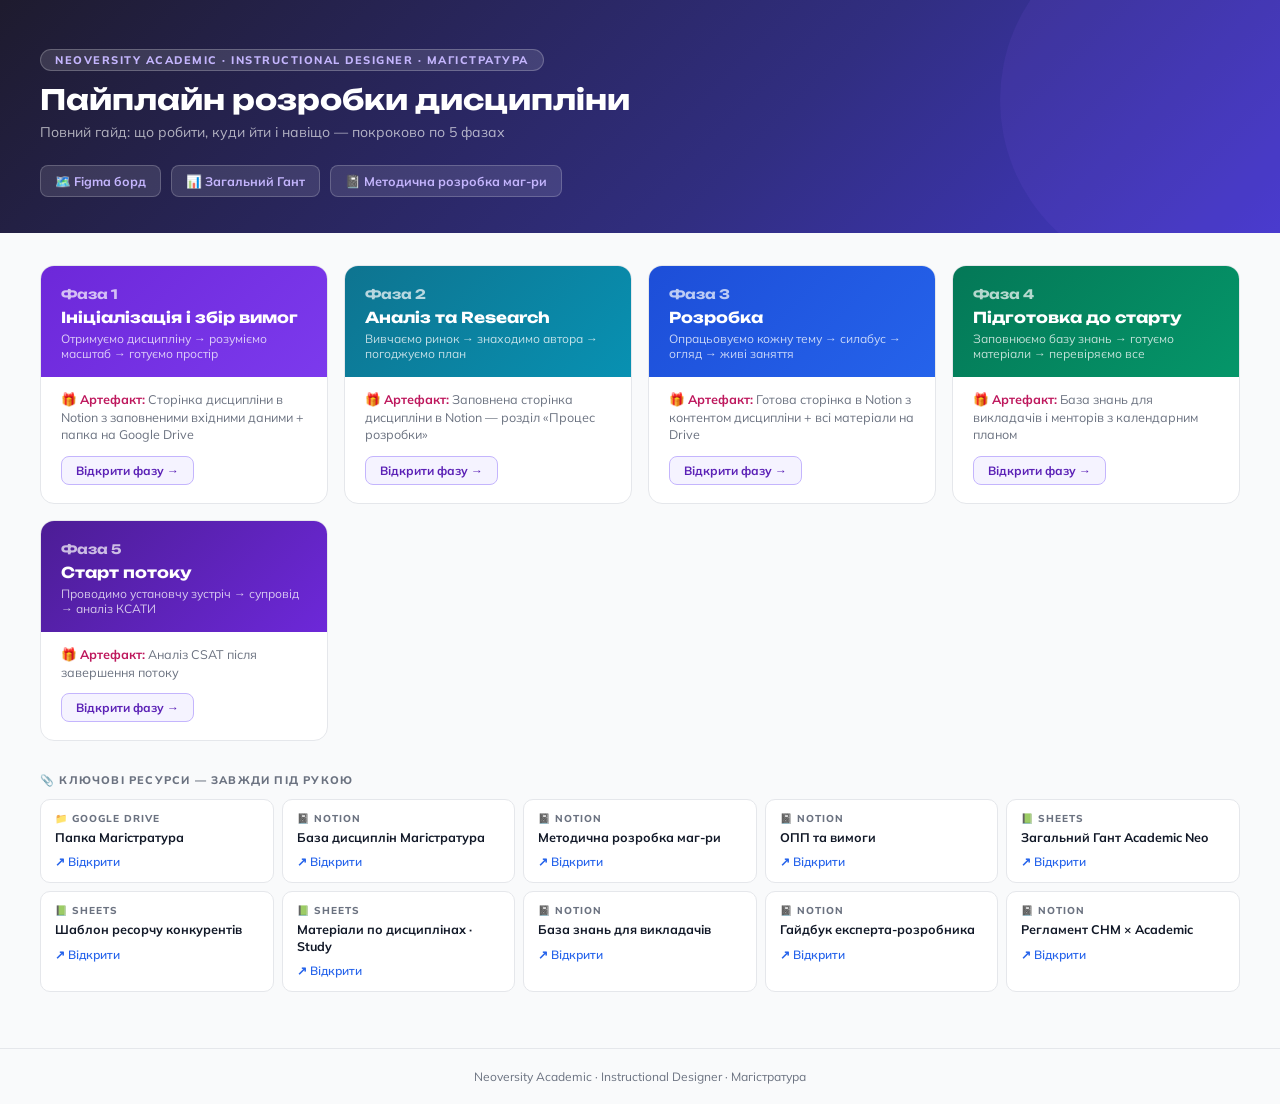
<file: index.html>
<!DOCTYPE html>
<html lang="uk">
<head>
<meta charset="UTF-8">
<meta name="viewport" content="width=device-width, initial-scale=1.0">
<title>Neoversity · Пайплайн розробки дисципліни</title>
<link rel="stylesheet" href="shared.css">
<style>
.hero{background:linear-gradient(135deg,#1E1B2E 0%,#312E81 60%,#4338CA 100%);padding:48px 40px 36px;color:white;position:relative;overflow:hidden;}
.hero::before{content:'';position:absolute;top:-80px;right:-80px;width:360px;height:360px;border-radius:50%;background:rgba(139,92,246,.1);}
.hero-tag{display:inline-block;background:rgba(255,255,255,.12);border:1px solid rgba(255,255,255,.22);border-radius:20px;padding:3px 14px;font-size:11px;font-weight:800;letter-spacing:1.5px;text-transform:uppercase;color:#C4B5FD;margin-bottom:12px;}
.hero h1{font-family:'Unbounded',sans-serif;font-size:28px;font-weight:700;line-height:1.2;margin-bottom:6px;position:relative;z-index:1;}
.hero p{font-size:14px;color:rgba(255,255,255,.65);position:relative;z-index:1;margin-bottom:24px;}
.hero-links{display:flex;gap:10px;flex-wrap:wrap;position:relative;z-index:1;}
.hbtn{display:inline-flex;align-items:center;gap:7px;background:rgba(255,255,255,.11);border:1px solid rgba(255,255,255,.2);border-radius:8px;padding:7px 14px;color:#C4B5FD;text-decoration:none;font-size:12.5px;font-weight:700;transition:background .2s;}
.hbtn:hover{background:rgba(255,255,255,.22);}

.phases-grid{padding:32px 40px;display:grid;grid-template-columns:repeat(auto-fill,minmax(280px,1fr));gap:16px;}
.phase-card{border-radius:14px;overflow:hidden;border:1.5px solid var(--border);background:white;text-decoration:none;display:block;transition:transform .15s,box-shadow .15s;}
.phase-card:hover{transform:translateY(-2px);box-shadow:0 8px 24px rgba(0,0,0,.1);}
.pc-hdr{padding:20px 20px 16px;color:white;}
.pc-num{font-family:'Unbounded',sans-serif;font-size:13px;font-weight:700;opacity:.7;margin-bottom:6px;}
.pc-title{font-family:'Unbounded',sans-serif;font-size:15px;font-weight:700;line-height:1.3;}
.pc-sub{font-size:12px;opacity:.75;margin-top:4px;}
.pc-body{padding:14px 20px 18px;}
.pc-artifact{font-size:12.5px;color:var(--muted);line-height:1.4;}
.pc-artifact strong{color:var(--art);font-weight:700;}
.pc-btn{display:inline-flex;align-items:center;gap:5px;margin-top:12px;background:#F5F3FF;border:1.5px solid #C4B5FD;border-radius:8px;padding:6px 14px;font-size:12px;font-weight:700;color:#5B21B6;}

.ql-section{padding:0 40px 40px;}
.ql-title{font-size:11px;font-weight:800;letter-spacing:1.2px;text-transform:uppercase;color:var(--muted);margin-bottom:12px;}
.ql-grid{display:grid;grid-template-columns:repeat(auto-fill,minmax(200px,1fr));gap:8px;}
.ql-card{background:white;border:1.5px solid var(--border);border-radius:10px;padding:12px 14px;transition:box-shadow .15s,border-color .15s;}
.ql-card:hover{box-shadow:0 4px 14px rgba(0,0,0,.07);border-color:#A5B4FC;}
.ql-label{font-size:10px;font-weight:800;letter-spacing:1px;text-transform:uppercase;color:var(--muted);margin-bottom:4px;}
.ql-name{font-size:12.5px;font-weight:700;color:var(--text);margin-bottom:5px;line-height:1.3;}
.ql-card a{font-size:12px;color:#2563EB;text-decoration:none;font-weight:600;}
.ql-card a:hover{text-decoration:underline;}
</style>
</head>
<body>

<div class="hero">
  <div class="hero-tag">Neoversity Academic · Instructional Designer · Магістратура</div>
  <h1>Пайплайн розробки дисципліни</h1>
  <p>Повний гайд: що робити, куди йти і навіщо — покроково по 5 фазах</p>
  <div class="hero-links">
    <a class="hbtn" href="https://www.figma.com/board/l3BbpWLNFHSHcYbIzaU9vl/" target="_blank">🗺️ Figma борд</a>
    <a class="hbtn" href="https://docs.google.com/spreadsheets/d/1fmjPh4i0w682fTiK4KNjOLV3Fx5nlGcYdcCfEuyLKbg/edit?gid=1283945675#gid=1283945675" target="_blank">📊 Загальний Гант</a>
    <a class="hbtn" href="https://www.notion.so/goit/a52e256980e0421d937d7b7dd9fb95d5" target="_blank">📓 Методична розробка маг-ри</a>
  </div>
</div>

<div class="phases-grid">
  <a class="phase-card" href="phase-1.html">
    <div class="pc-hdr" style="background:linear-gradient(135deg,#6D28D9,#7C3AED);">
      <div class="pc-num">Фаза 1</div>
      <div class="pc-title">Ініціалізація і збір вимог</div>
      <div class="pc-sub">Отримуємо дисципліну → розуміємо масштаб → готуємо простір</div>
    </div>
    <div class="pc-body">
      <div class="pc-artifact">🎁 <strong>Артефакт:</strong> Сторінка дисципліни в Notion з заповненими вхідними даними + папка на Google Drive</div>
      <div class="pc-btn">Відкрити фазу →</div>
    </div>
  </a>

  <a class="phase-card" href="phase-2.html">
    <div class="pc-hdr" style="background:linear-gradient(135deg,#0E7490,#0891B2);">
      <div class="pc-num">Фаза 2</div>
      <div class="pc-title">Аналіз та Research</div>
      <div class="pc-sub">Вивчаємо ринок → знаходимо автора → погоджуємо план</div>
    </div>
    <div class="pc-body">
      <div class="pc-artifact">🎁 <strong>Артефакт:</strong> Заповнена сторінка дисципліни в Notion — розділ «Процес розробки»</div>
      <div class="pc-btn">Відкрити фазу →</div>
    </div>
  </a>

  <a class="phase-card" href="phase-3.html">
    <div class="pc-hdr" style="background:linear-gradient(135deg,#1D4ED8,#2563EB);">
      <div class="pc-num">Фаза 3</div>
      <div class="pc-title">Розробка</div>
      <div class="pc-sub">Опрацьовуємо кожну тему → силабус → огляд → живі заняття</div>
    </div>
    <div class="pc-body">
      <div class="pc-artifact">🎁 <strong>Артефакт:</strong> Готова сторінка в Notion з контентом дисципліни + всі матеріали на Drive</div>
      <div class="pc-btn">Відкрити фазу →</div>
    </div>
  </a>

  <a class="phase-card" href="phase-4.html">
    <div class="pc-hdr" style="background:linear-gradient(135deg,#047857,#059669);">
      <div class="pc-num">Фаза 4</div>
      <div class="pc-title">Підготовка до старту</div>
      <div class="pc-sub">Заповнюємо базу знань → готуємо матеріали → перевіряємо все</div>
    </div>
    <div class="pc-body">
      <div class="pc-artifact">🎁 <strong>Артефакт:</strong> База знань для викладачів і менторів з календарним планом</div>
      <div class="pc-btn">Відкрити фазу →</div>
    </div>
  </a>

  <a class="phase-card" href="phase-5.html">
    <div class="pc-hdr" style="background:linear-gradient(135deg,#4C1D95,#6D28D9);">
      <div class="pc-num">Фаза 5</div>
      <div class="pc-title">Старт потоку</div>
      <div class="pc-sub">Проводимо установчу зустріч → супровід → аналіз КСАТИ</div>
    </div>
    <div class="pc-body">
      <div class="pc-artifact">🎁 <strong>Артефакт:</strong> Аналіз CSAT після завершення потоку</div>
      <div class="pc-btn">Відкрити фазу →</div>
    </div>
  </a>
</div>

<div class="ql-section">
  <div class="ql-title">📎 Ключові ресурси — завжди під рукою</div>
  <div class="ql-grid">
    <div class="ql-card"><div class="ql-label">📁 Google Drive</div><div class="ql-name">Папка Магістратура</div><a href="https://drive.google.com/drive/folders/15NJ1A59mIMLZX3herwxqDjtsGe6q2So9" target="_blank">↗ Відкрити</a></div>
    <div class="ql-card"><div class="ql-label">📓 Notion</div><div class="ql-name">База дисциплін Магістратура</div><a href="https://www.notion.so/goit/Notion-529e259a971f466d80d2b1abbc45a297" target="_blank">↗ Відкрити</a></div>
    <div class="ql-card"><div class="ql-label">📓 Notion</div><div class="ql-name">Методична розробка маг-ри</div><a href="https://www.notion.so/goit/a52e256980e0421d937d7b7dd9fb95d5" target="_blank">↗ Відкрити</a></div>
    <div class="ql-card"><div class="ql-label">📓 Notion</div><div class="ql-name">ОПП та вимоги</div><a href="https://www.notion.so/goit/1813f971cef0800490b0d39226ace238" target="_blank">↗ Відкрити</a></div>
    <div class="ql-card"><div class="ql-label">📗 Sheets</div><div class="ql-name">Загальний Гант Academic Neo</div><a href="https://docs.google.com/spreadsheets/d/1fmjPh4i0w682fTiK4KNjOLV3Fx5nlGcYdcCfEuyLKbg/edit?gid=1283945675" target="_blank">↗ Відкрити</a></div>
    <div class="ql-card"><div class="ql-label">📗 Sheets</div><div class="ql-name">Шаблон ресорчу конкурентів</div><a href="https://docs.google.com/spreadsheets/d/11NgSKmfYZsL1wiA2V9bonBR-zUMwZav1nzun_w6yIEM/edit" target="_blank">↗ Відкрити</a></div>
    <div class="ql-card"><div class="ql-label">📗 Sheets</div><div class="ql-name">Матеріали по дисциплінах · Study</div><a href="https://docs.google.com/spreadsheets/d/1_-yIu1RKi2VN1hKj88aLDlo7SHNGWWsfZ80x23Bixv0/edit" target="_blank">↗ Відкрити</a></div>
    <div class="ql-card"><div class="ql-label">📓 Notion</div><div class="ql-name">База знань для викладачів</div><a href="https://www.notion.so/goit/i-i-Academic-2207eab4547c42ed90cdea8bab27c857" target="_blank">↗ Відкрити</a></div>
    <div class="ql-card"><div class="ql-label">📓 Notion</div><div class="ql-name">Гайдбук експерта-розробника</div><a href="https://www.notion.so/goit/3113f971cef080efae4bde81473ab7a1" target="_blank">↗ Відкрити</a></div>
    <div class="ql-card"><div class="ql-label">📓 Notion</div><div class="ql-name">Регламент CHM × Academic</div><a href="https://www.notion.so/goit/CHM-Academic-2e23f971cef080f283bec29be43984c0" target="_blank">↗ Відкрити</a></div>
  </div>
</div>

<div class="footer">Neoversity Academic · Instructional Designer · Магістратура</div>
</body>
</html>
</file>
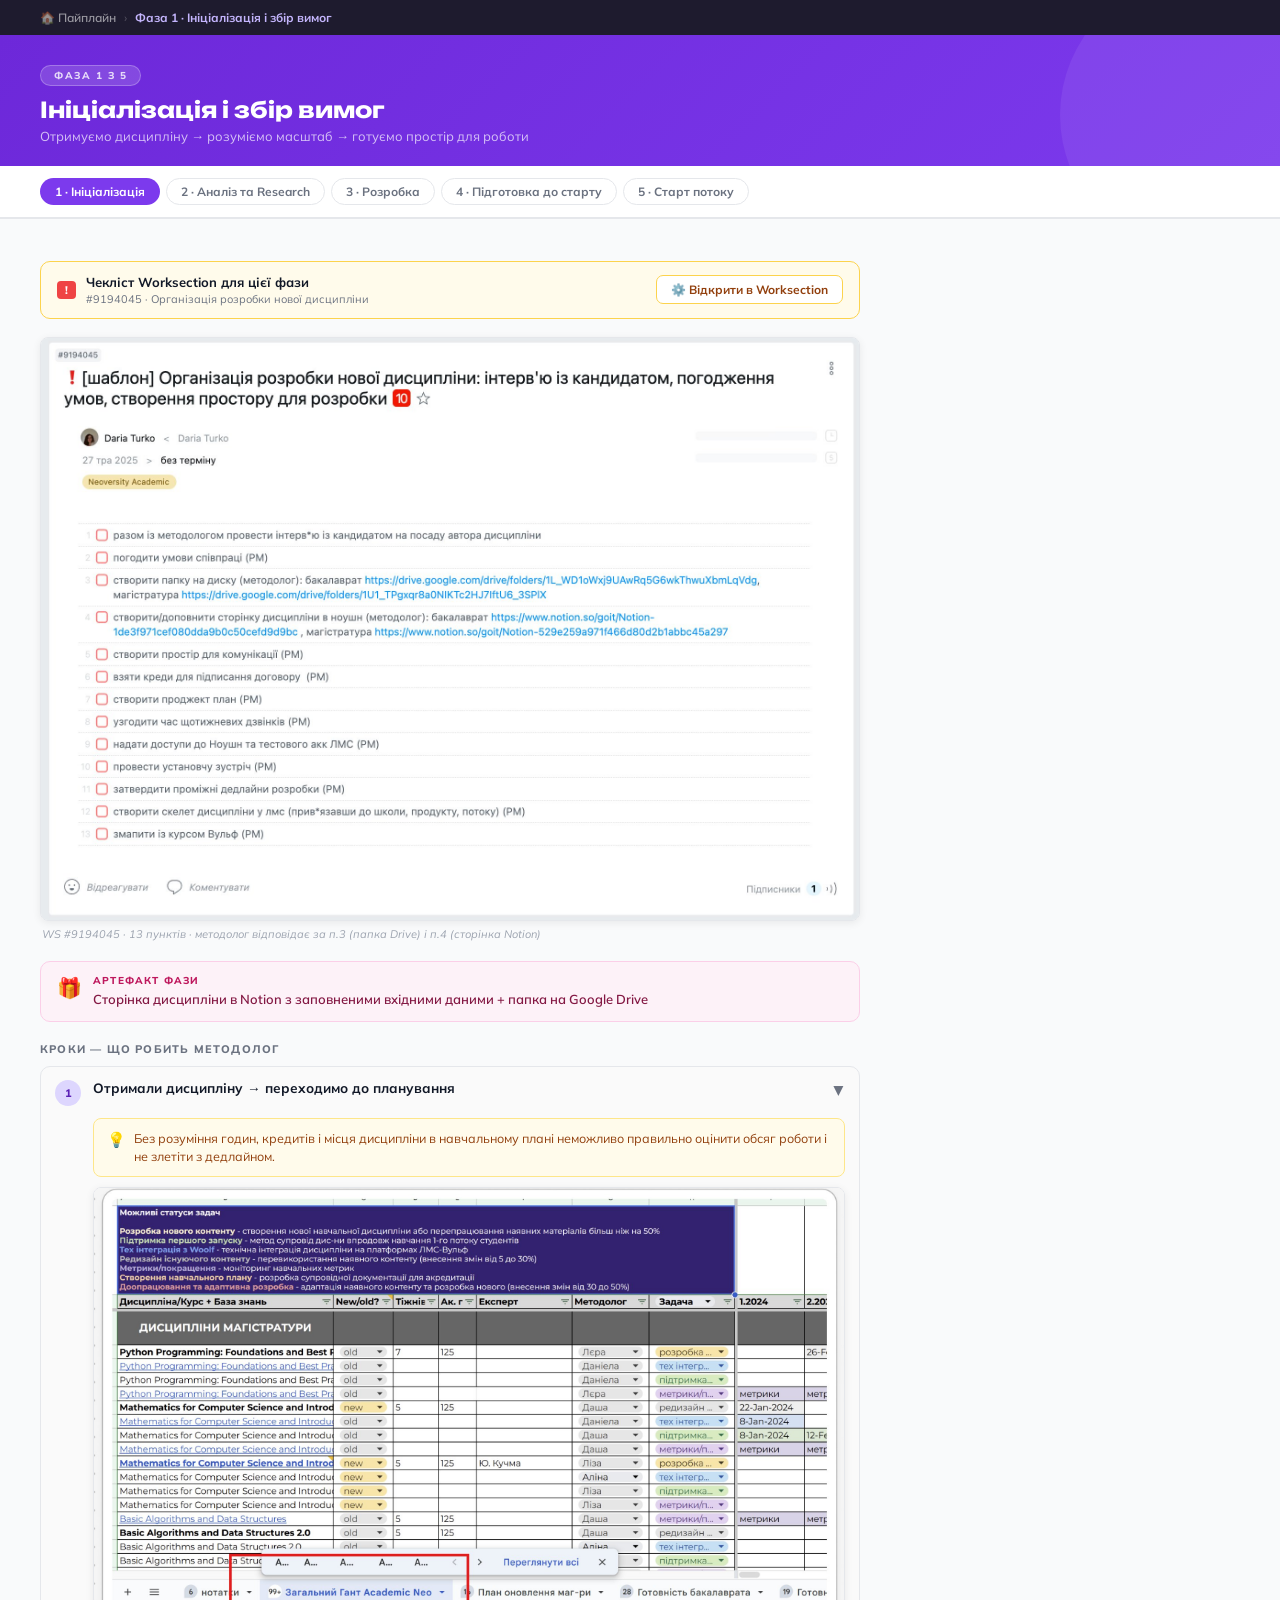
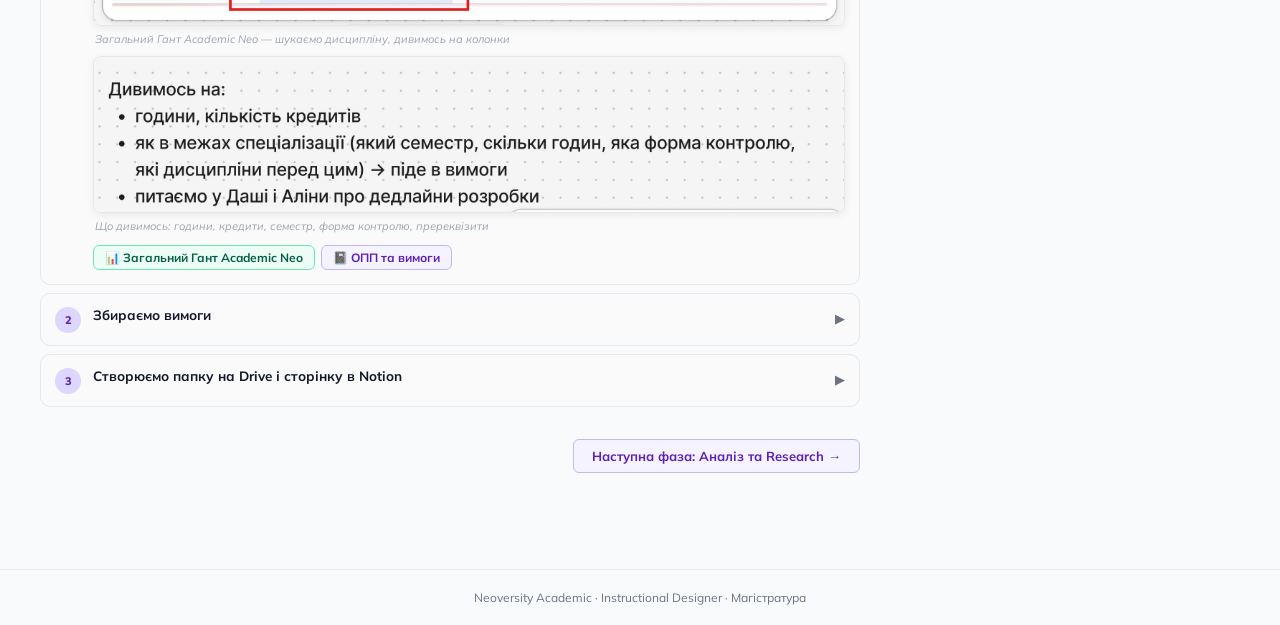
<file: phase-1.html>
<!DOCTYPE html>
<html lang="uk">
<head>
<meta charset="UTF-8">
<meta name="viewport" content="width=device-width, initial-scale=1.0">
<title>Фаза 1 · Ініціалізація і збір вимог</title>
<link rel="stylesheet" href="shared.css">
<style>
.step-screenshot {
  margin: 10px 0 6px;
  border-radius: 8px;
  overflow: hidden;
  border: 1.5px solid #E5E7EB;
  box-shadow: 0 2px 8px rgba(0,0,0,.07);
}
.step-screenshot img {
  width: 100%;
  display: block;
}
.screenshot-caption {
  font-size: 11px;
  color: #9CA3AF;
  font-style: italic;
  margin-top: 5px;
  padding-left: 2px;
}

.ws-header {
  background: #FFFBEB;
  border: 1.5px solid #FCD34D;
  border-radius: 10px;
  padding: 12px 16px;
  margin: 18px 0;
  display: flex;
  align-items: center;
  justify-content: space-between;
  gap: 12px;
  flex-wrap: wrap;
}
.ws-header-info { display: flex; align-items: center; gap: 10px; }
.ws-badge { background: #EF4444; color: white; border-radius: 4px; padding: 2px 8px; font-size: 11px; font-weight: 800; flex-shrink: 0; }
.ws-header-name { font-size: 13px; font-weight: 700; color: #111827; }
.ws-header-sub { font-size: 11px; color: #6B7280; margin-top: 2px; }
.ws-open-link {
  display: inline-flex; align-items: center; gap: 5px;
  background: white; border: 1.5px solid #FCD34D; border-radius: 7px;
  padding: 6px 14px; font-size: 12px; font-weight: 700; color: #92400E;
  text-decoration: none; white-space: nowrap;
}
.ws-open-link:hover { background: #FEF3C7; }
</style>
</head>
<body>

<div class="topbar">
  <a href="index.html">🏠 Пайплайн</a>
  <span class="sep">›</span>
  <span class="cur">Фаза 1 · Ініціалізація і збір вимог</span>
</div>

<div class="phase-banner" style="background:linear-gradient(135deg,#6D28D9,#7C3AED);">
  <div class="phase-tag">Фаза 1 з 5</div>
  <h1>Ініціалізація і збір вимог</h1>
  <p>Отримуємо дисципліну → розуміємо масштаб → готуємо простір для роботи</p>
</div>

<div class="nav-pills">
  <a class="pill active" href="phase-1.html" style="background:#7C3AED;">1 · Ініціалізація</a>
  <a class="pill" href="phase-2.html">2 · Аналіз та Research</a>
  <a class="pill" href="phase-3.html">3 · Розробка</a>
  <a class="pill" href="phase-4.html">4 · Підготовка до старту</a>
  <a class="pill" href="phase-5.html">5 · Старт потоку</a>
</div>

<div class="main">

  <!-- WS CHECKLIST HEADER -->
  <div class="ws-header">
    <div class="ws-header-info">
      <span class="ws-badge">!</span>
      <div>
        <div class="ws-header-name">Чекліст Worksection для цієї фази</div>
        <div class="ws-header-sub">#9194045 · Організація розробки нової дисципліни</div>
      </div>
    </div>
    <a class="ws-open-link" href="https://goi1549.worksection.com/project/194984/9194045/" target="_blank">⚙️ Відкрити в Worksection</a>
  </div>

  <!-- WS SCREENSHOT -->
  <div class="step-screenshot">
    <img src="img/ws-9194045-checklist.png" alt="Чекліст WS #9194045">
  </div>
  <div class="screenshot-caption">WS #9194045 · 13 пунктів · методолог відповідає за п.3 (папка Drive) і п.4 (сторінка Notion)</div>

  <div class="artifact" style="margin-top:20px;">
    <span class="ico">🎁</span>
    <div>
      <div class="a-lbl">Артефакт фази</div>
      <div class="a-txt">Сторінка дисципліни в Notion з заповненими вхідними даними + папка на Google Drive</div>
    </div>
  </div>

  <div class="sec-lbl">Кроки — що робить методолог</div>
  <div class="steps">

    <div class="step open">
      <div class="step-hdr" onclick="toggleStep(this)">
        <div class="snum" style="background:#DDD6FE;color:#5B21B6;">1</div>
        <div class="step-title">Отримали дисципліну → переходимо до планування</div>
        <div class="step-arrow">▶</div>
      </div>
      <div class="step-body">
        <div class="why"><span class="wi">💡</span>Без розуміння годин, кредитів і місця дисципліни в навчальному плані неможливо правильно оцінити обсяг роботи і не злетіти з дедлайном.</div>

        <!-- Гант скрин -->
        <div class="step-screenshot">
          <img src="img/gant-overview.png" alt="Загальний Гант Academic Neo">
        </div>
        <div class="screenshot-caption">Загальний Гант Academic Neo — шукаємо дисципліну, дивимось на колонки</div>

        <!-- Нотатки що дивитись -->
        <div class="step-screenshot" style="margin-top:10px;">
          <img src="img/gant-notes.png" alt="Що дивитись в Ганті">
        </div>
        <div class="screenshot-caption">Що дивимось: години, кредити, семестр, форма контролю, пререквізити</div>

        <div class="links" style="margin-top:12px;">
          <a class="lnk lnk-sheet" href="https://docs.google.com/spreadsheets/d/1fmjPh4i0w682fTiK4KNjOLV3Fx5nlGcYdcCfEuyLKbg/edit?gid=1283945675#gid=1283945675" target="_blank">📊 Загальний Гант Academic Neo</a>
          <a class="lnk lnk-notion" href="https://www.notion.so/goit/a52e256980e0421d937d7b7dd9fb95d5" target="_blank">📓 ОПП та вимоги</a>
        </div>
      </div>
    </div>

    <div class="step">
      <div class="step-hdr" onclick="toggleStep(this)">
        <div class="snum" style="background:#DDD6FE;color:#5B21B6;">2</div>
        <div class="step-title">Збираємо вимоги</div>
        <div class="step-arrow">▶</div>
      </div>
      <div class="step-body">
        <div class="why"><span class="wi">💡</span>Вимоги — це основа всього. Якщо на старті не зрозуміти обмеження (форма контролю, пререквізити, місце в програмі), потім доведеться переробляти вже готовий контент.</div>
        <ul class="notes">
          <li><strong>2.1</strong> — Сходити до Даші, спитати чи є вже якісь матеріали по цій дисципліні</li>
          <li><strong>2.2</strong> — Забрати вимоги з таблиці спеціалізації, подивитись примітки</li>
          <li><strong>2.3</strong> — Якщо є архів матеріалів — забрати: силабус, матеріали для живих занять</li>
        </ul>

        <!-- ОПП таблиця -->
        <div class="step-screenshot">
          <img src="img/opp-table.png" alt="Таблиця ОПП — спеціалізації по семестрах">
        </div>
        <div class="screenshot-caption">Таблиця спеціалізацій — семестри, кредити, примітки від Даші</div>

        <div class="links" style="margin-top:12px;">
          <a class="lnk lnk-notion" href="https://www.notion.so/goit/a52e256980e0421d937d7b7dd9fb95d5" target="_blank">📓 ОПП та вимоги · Маг-ра</a>
          <a class="lnk lnk-notion" href="https://www.notion.so/goit/Notion-529e259a971f466d80d2b1abbc45a297" target="_blank">📓 База дисциплін маг-ри (архів)</a>
        </div>
      </div>
    </div>

    <div class="step">
      <div class="step-hdr" onclick="toggleStep(this)">
        <div class="snum" style="background:#DDD6FE;color:#5B21B6;">3</div>
        <div class="step-title">Створюємо папку на Drive і сторінку в Notion</div>
        <div class="step-arrow">▶</div>
      </div>
      <div class="step-body">
        <div class="why"><span class="wi">💡</span>Єдине місце зберігання всіх матеріалів з першого дня — гарантія того, що нічого не загубиться і команда завжди знає куди йти.</div>
        <ul class="notes">
          <li>В папці Drive Магістратура — створити підпапку для нової дисципліни</li>
          <li>В Notion — відкрити базу маг-ри і створити/доповнити сторінку дисципліни</li>
        </ul>
        <div class="notion-box">
          <div class="nb-title">📓 Структура сторінки в Notion — Вхідні дані</div>
          <div class="nb-section">Вхідні дані</div>
          <div class="nb-item">Дослідження ринку та конкурентів (за необхідності) <span class="who">— посилання, додає методолог</span></div>
          <div class="nb-item">Програма</div>
          <div class="nb-item">Форма контролю (іспит / залік / диф залік)</div>
          <div class="nb-item">Наявність фін тестування</div>
          <div class="nb-item">Кількість навчальних / аудиторних годин</div>
          <div class="nb-item">Розподіл годин</div>
          <div class="nb-item">► Наявні матеріали</div>
          <div class="nb-item">► Необхідні пререквізити</div>
          <div class="nb-item">► Зв'язок з попередніми та послідуючими курсами</div>
          <div class="nb-item">► Інші особливості курсу</div>
          <div class="nb-item">► Вимоги до автора курсу</div>
          <div class="nb-section">Процес розробки</div>
          <div class="nb-item">ОПП ІП3, ОПП ШІПІ</div>
        </div>
        <div class="links" style="margin-top:10px;">
          <a class="lnk lnk-drive" href="https://drive.google.com/drive/folders/15NJ1A59mIMLZX3herwxqDjtsGe6q2So9" target="_blank">📁 Drive · Магістратура</a>
          <a class="lnk lnk-notion" href="https://www.notion.so/goit/Notion-529e259a971f466d80d2b1abbc45a297" target="_blank">📓 Notion · База маг-ри</a>
        </div>
      </div>
    </div>

  </div>

  <div style="margin-top:32px;display:flex;gap:12px;justify-content:flex-end;">
    <a class="lnk lnk-notion" href="phase-2.html" style="padding:8px 18px;font-size:13px;">Наступна фаза: Аналіз та Research →</a>
  </div>

</div>

<div class="footer">Neoversity Academic · Instructional Designer · Магістратура</div>
<script>
function toggleStep(hdr){hdr.closest('.step').classList.toggle('open');}
</script>
</body>
</html>
</file>
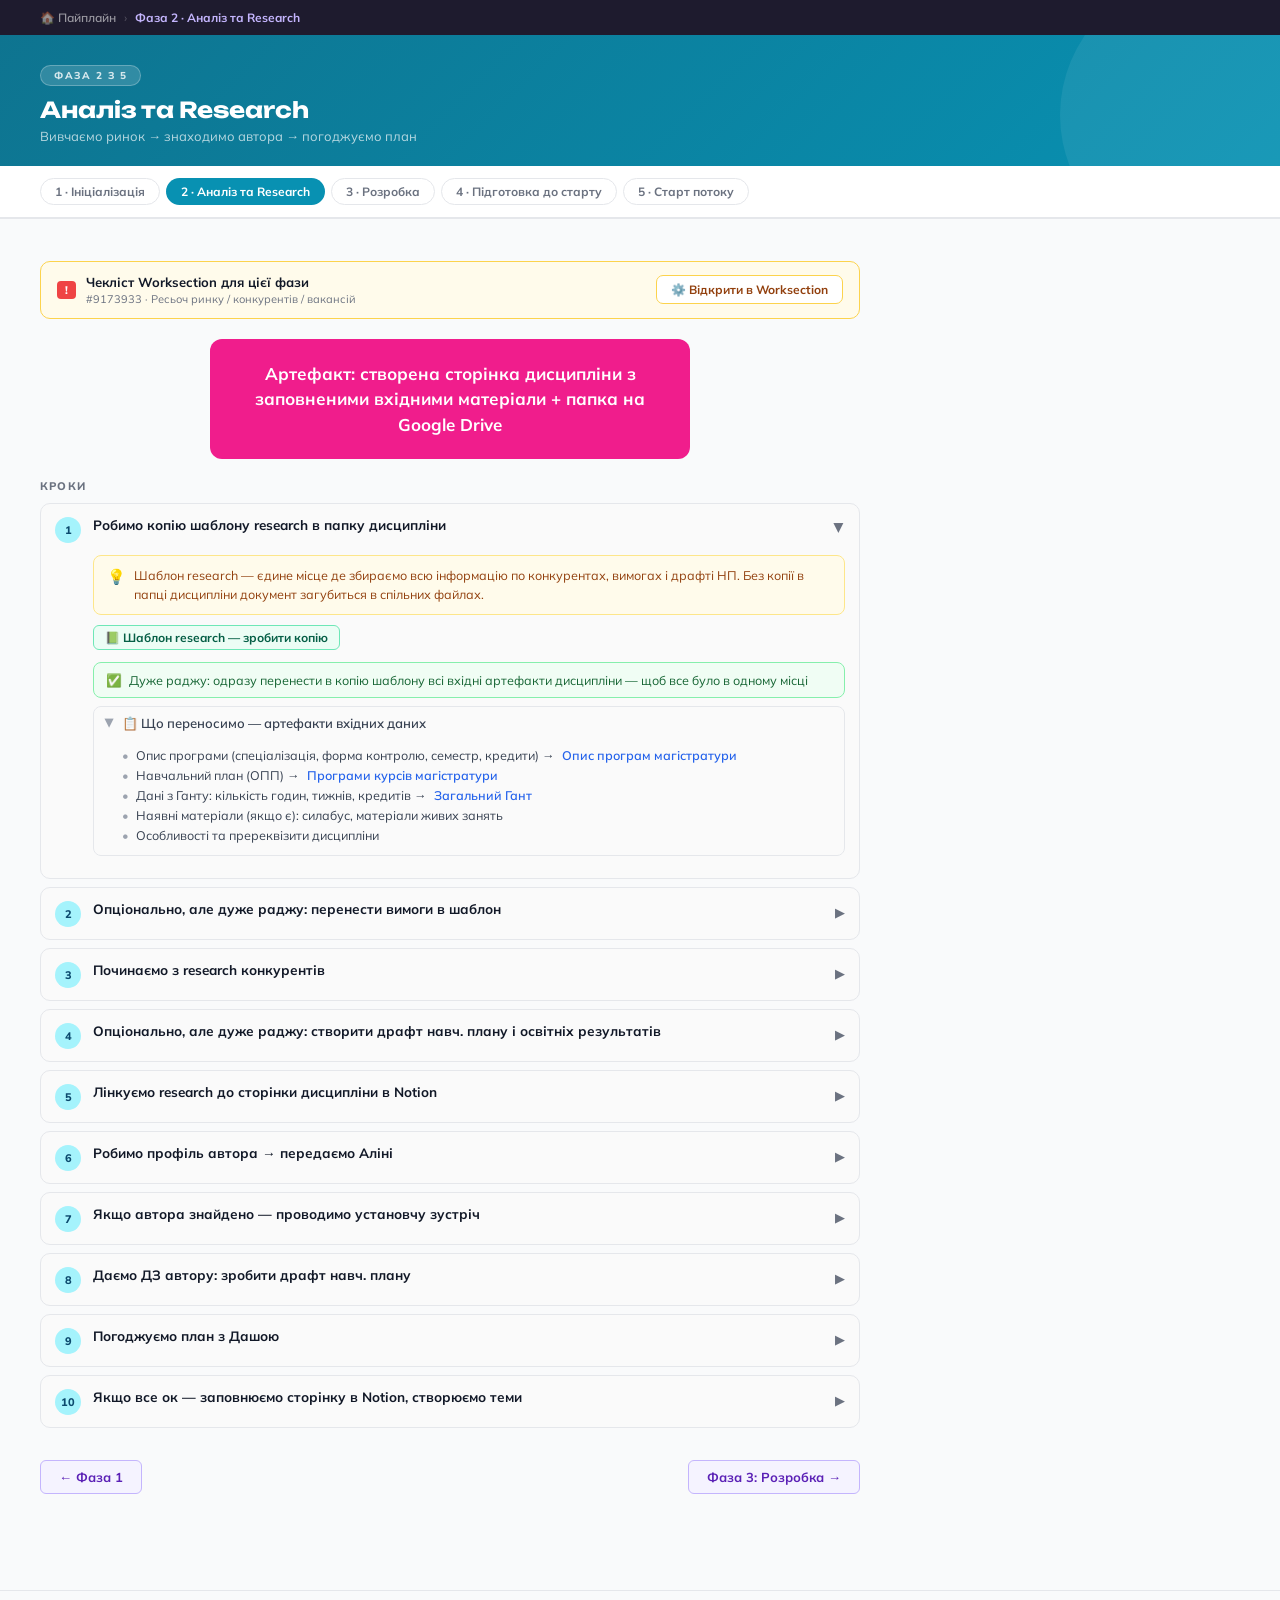
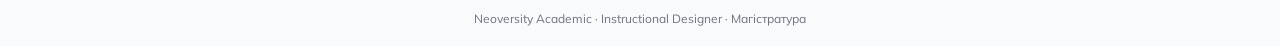
<file: phase-2.html>
<!DOCTYPE html>
<html lang="uk">
<head>
<meta charset="UTF-8">
<meta name="viewport" content="width=device-width, initial-scale=1.0">
<title>Фаза 2 · Аналіз та Research</title>
<link rel="stylesheet" href="shared.css">
<style>
.artifact-visual {
  margin: 20px 0 6px;
  border-radius: 10px;
  overflow: hidden;
  max-width: 420px;
}
.artifact-visual img {
  width: 100%;
  display: block;
}
.screenshot-caption {
  font-size: 11px;
  color: #9CA3AF;
  font-style: italic;
  margin-top: 5px;
  padding-left: 2px;
}
.step-screenshot {
  margin: 10px 0 6px;
  border-radius: 8px;
  overflow: hidden;
  border: 1.5px solid #E5E7EB;
  box-shadow: 0 2px 8px rgba(0,0,0,.07);
}
.step-screenshot img { width: 100%; display: block; }

.ws-header {
  background: #FFFBEB;
  border: 1.5px solid #FCD34D;
  border-radius: 10px;
  padding: 12px 16px;
  margin: 18px 0 10px;
  display: flex;
  align-items: center;
  justify-content: space-between;
  gap: 12px;
  flex-wrap: wrap;
}
.ws-header-info { display: flex; align-items: center; gap: 10px; }
.ws-badge { background: #EF4444; color: white; border-radius: 4px; padding: 2px 8px; font-size: 11px; font-weight: 800; flex-shrink: 0; }
.ws-header-name { font-size: 13px; font-weight: 700; color: #111827; }
.ws-header-sub { font-size: 11px; color: #6B7280; margin-top: 2px; }
.ws-open-link {
  display: inline-flex; align-items: center; gap: 5px;
  background: white; border: 1.5px solid #FCD34D; border-radius: 7px;
  padding: 6px 14px; font-size: 12px; font-weight: 700; color: #92400E;
  text-decoration: none; white-space: nowrap;
}
.ws-open-link:hover { background: #FEF3C7; }

/* TOGGLE LIST */
.toggle-list { margin: 8px 0; display: flex; flex-direction: column; gap: 4px; }
.toggle-item { border: 1.5px solid #E5E7EB; border-radius: 8px; overflow: hidden; background: #FAFAFA; }
.toggle-hdr {
  display: flex; align-items: center; gap: 8px;
  padding: 8px 12px; cursor: pointer; font-size: 13px;
  font-weight: 600; color: #374151; transition: background .15s;
}
.toggle-hdr:hover { background: #F3F4F6; }
.toggle-arrow { color: #9CA3AF; font-size: 11px; transition: transform .2s; flex-shrink: 0; }
.toggle-item.open .toggle-arrow { transform: rotate(90deg); }
.toggle-body { display: none; padding: 6px 12px 10px 28px; }
.toggle-item.open .toggle-body { display: block; }
.toggle-body ul { list-style: none; }
.toggle-body ul li { font-size: 12.5px; color: #374151; padding: 2px 0; display: flex; gap: 7px; }
.toggle-body ul li::before { content: '•'; color: #9CA3AF; flex-shrink: 0; }
.toggle-body a { color: #2563EB; text-decoration: none; font-weight: 600; }
.toggle-body a:hover { text-decoration: underline; }

.tip-box {
  background: #F0FDF4; border: 1.5px solid #86EFAC; border-radius: 8px;
  padding: 8px 12px; margin: 8px 0; font-size: 12.5px; color: #166534;
  display: flex; gap: 7px; align-items: flex-start; line-height: 1.5;
}
</style>
</head>
<body>

<div class="topbar">
  <a href="index.html">🏠 Пайплайн</a>
  <span class="sep">›</span>
  <span class="cur">Фаза 2 · Аналіз та Research</span>
</div>

<div class="phase-banner" style="background:linear-gradient(135deg,#0E7490,#0891B2);">
  <div class="phase-tag">Фаза 2 з 5</div>
  <h1>Аналіз та Research</h1>
  <p>Вивчаємо ринок → знаходимо автора → погоджуємо план</p>
</div>

<div class="nav-pills">
  <a class="pill" href="phase-1.html">1 · Ініціалізація</a>
  <a class="pill active" href="phase-2.html" style="background:#0891B2;">2 · Аналіз та Research</a>
  <a class="pill" href="phase-3.html">3 · Розробка</a>
  <a class="pill" href="phase-4.html">4 · Підготовка до старту</a>
  <a class="pill" href="phase-5.html">5 · Старт потоку</a>
</div>

<div class="main">

  <!-- WS -->
  <div class="ws-header">
    <div class="ws-header-info">
      <span class="ws-badge">!</span>
      <div>
        <div class="ws-header-name">Чекліст Worksection для цієї фази</div>
        <div class="ws-header-sub">#9173933 · Ресьоч ринку / конкурентів / вакансій</div>
      </div>
    </div>
    <a class="ws-open-link" href="https://goi1549.worksection.com/project/194984/9173933/" target="_blank">⚙️ Відкрити в Worksection</a>
  </div>

  <div style="background:#F01D8C;border-radius:12px;padding:22px 28px;margin:20px 0;color:white;font-size:17px;font-weight:700;line-height:1.5;max-width:480px;text-align:center;margin-left:auto;margin-right:auto;">
    Артефакт: створена сторінка дисципліни з заповненими вхідними матеріали + папка на Google Drive
  </div>

  <div class="sec-lbl" style="margin-top:20px;">Кроки</div>
  <div class="steps">

    <!-- КРОК 1 -->
    <div class="step open">
      <div class="step-hdr" onclick="toggleStep(this)">
        <div class="snum" style="background:#A5F3FC;color:#0C4A6E;">1</div>
        <div class="step-title">Робимо копію шаблону research в папку дисципліни</div>
        <div class="step-arrow">▶</div>
      </div>
      <div class="step-body">
        <div class="why"><span class="wi">💡</span>Шаблон research — єдине місце де збираємо всю інформацію по конкурентах, вимогах і драфті НП. Без копії в папці дисципліни документ загубиться в спільних файлах.</div>
        <div class="links">
          <a class="lnk lnk-sheet" href="https://docs.google.com/spreadsheets/d/11NgSKmfYZsL1wiA2V9bonBR-zUMwZav1nzun_w6yIEM/edit" target="_blank">📗 Шаблон research — зробити копію</a>
        </div>

        <div class="tip-box" style="margin-top:12px;">
          <span>✅</span>
          <span>Дуже раджу: одразу перенести в копію шаблону всі вхідні артефакти дисципліни — щоб все було в одному місці</span>
        </div>

        <!-- TOGGLE LIST артефактів -->
        <div class="toggle-list">
          <div class="toggle-item open">
            <div class="toggle-hdr" onclick="toggleItem(this)">
              <span class="toggle-arrow">▶</span>
              <span>📋 Що переносимо — артефакти вхідних даних</span>
            </div>
            <div class="toggle-body">
              <ul>
                <li>Опис програми (спеціалізація, форма контролю, семестр, кредити) → <a href="https://www.notion.so/goit/f55b9d58c3cb4a2db065ef0a1fe1a9ff" target="_blank">Опис програм магістратури</a></li>
                <li>Навчальний план (ОПП) → <a href="https://www.notion.so/goit/28642272f88a4cb295b1fd75c23b3987" target="_blank">Програми курсів магістратури</a></li>
                <li>Дані з Ганту: кількість годин, тижнів, кредитів → <a href="https://docs.google.com/spreadsheets/d/1fmjPh4i0w682fTiK4KNjOLV3Fx5nlGcYdcCfEuyLKbg/edit?gid=1283945675#gid=1283945675" target="_blank">Загальний Гант</a></li>
                <li>Наявні матеріали (якщо є): силабус, матеріали живих занять</li>
                <li>Особливості та пререквізити дисципліни</li>
              </ul>
            </div>
          </div>
        </div>
      </div>
    </div>

    <!-- КРОК 2 -->
    <div class="step">
      <div class="step-hdr" onclick="toggleStep(this)">
        <div class="snum" style="background:#A5F3FC;color:#0C4A6E;">2</div>
        <div class="step-title">Опціонально, але дуже раджу: перенести вимоги в шаблон</div>
        <div class="step-arrow">▶</div>
      </div>
      <div class="step-body">
        <div class="why"><span class="wi">💡</span>Коли вимоги і research в одному файлі — легше бачити чи відповідає знайдений контент тому що потрібно. Не треба перемикатися між вкладками.</div>
        <div class="links">
          <a class="lnk lnk-notion" href="https://www.notion.so/goit/a52e256980e0421d937d7b7dd9fb95d5" target="_blank">📓 Методична розробка основного контенту маг. програм</a>
        </div>
      </div>
    </div>

    <!-- КРОК 3 -->
    <div class="step">
      <div class="step-hdr" onclick="toggleStep(this)">
        <div class="snum" style="background:#A5F3FC;color:#0C4A6E;">3</div>
        <div class="step-title">Починаємо з research конкурентів</div>
        <div class="step-arrow">▶</div>
      </div>
      <div class="step-body">
        <div class="why"><span class="wi">💡</span>Research конкурентів показує що є на ринку — це допомагає зробити нашу дисципліну кращою або принаймні не гіршою. Без цього ризикуємо розробити "застарілий" курс.</div>
        <ul class="notes">
          <li>Дивимось вимоги до дисципліни та опис — магістратура в Notion</li>
          <li>Заповнюємо шаблон research</li>
        </ul>
        <div class="links">
          <a class="lnk lnk-notion" href="https://www.notion.so/goit/f55b9d58c3cb4a2db065ef0a1fe1a9ff" target="_blank">📓 Опис програм магістратури</a>
          <a class="lnk lnk-notion" href="https://www.notion.so/goit/28642272f88a4cb295b1fd75c23b3987" target="_blank">📓 Програми курсів магістратури</a>
        </div>
      </div>
    </div>

    <!-- КРОК 4 -->
    <div class="step">
      <div class="step-hdr" onclick="toggleStep(this)">
        <div class="snum" style="background:#A5F3FC;color:#0C4A6E;">4</div>
        <div class="step-title">Опціонально, але дуже раджу: створити драфт навч. плану і освітніх результатів</div>
        <div class="step-arrow">▶</div>
      </div>
      <div class="step-body">
        <div class="why"><span class="wi">💡</span>Якщо прийти на установчу зустріч вже з драфтом — розмова буде набагато продуктивнішою. Автор відразу реагує на конкретне, а не думає "з чого почати".</div>
      </div>
    </div>

    <!-- КРОК 5 -->
    <div class="step">
      <div class="step-hdr" onclick="toggleStep(this)">
        <div class="snum" style="background:#A5F3FC;color:#0C4A6E;">5</div>
        <div class="step-title">Лінкуємо research до сторінки дисципліни в Notion</div>
        <div class="step-arrow">▶</div>
      </div>
      <div class="step-body">
        <div class="why"><span class="wi">💡</span>Всі документи мають бути прилінковані до сторінки дисципліни — щоб будь-хто з команди міг знайти все в одному місці без запитів "а де це?".</div>
        <div class="links">
          <a class="lnk lnk-notion" href="https://www.notion.so/goit/Notion-529e259a971f466d80d2b1abbc45a297" target="_blank">📓 Notion · База дисципліни</a>
        </div>
      </div>
    </div>

    <!-- КРОК 6 -->
    <div class="step">
      <div class="step-hdr" onclick="toggleStep(this)">
        <div class="snum" style="background:#A5F3FC;color:#0C4A6E;">6</div>
        <div class="step-title">Робимо профіль автора → передаємо Аліні</div>
        <div class="step-arrow">▶</div>
      </div>
      <div class="step-body">
        <div class="why"><span class="wi">💡</span>Профіль автора потрібен HR і рекрутерам для пошуку і підписання договору. Без нього процес онбордингу автора зупиняється.</div>
        <ul class="notes">
          <li>Для магістратури — профіль робиться на сторінці дисципліни в Notion у відповідному розділі</li>
          <li>Передаємо Аліні — вона поставить таску рекрутерам (за потреби)</li>
        </ul>
        <div class="links">
          <a class="lnk lnk-notion" href="https://www.notion.so/goit/Neoversity-6c39748050674a029954bfe19735e883" target="_blank">📓 Профілі викладачів та менторів</a>
          <a class="lnk lnk-notion" href="https://www.notion.so/goit/Neoversity-2713f971cef08071bea7c9b1d1590219" target="_blank">📓 Профіль посади Автора дисципліни</a>
        </div>
      </div>
    </div>

    <!-- КРОК 7 -->
    <div class="step">
      <div class="step-hdr" onclick="toggleStep(this)">
        <div class="snum" style="background:#A5F3FC;color:#0C4A6E;">7</div>
        <div class="step-title">Якщо автора знайдено — проводимо установчу зустріч</div>
        <div class="step-arrow">▶</div>
      </div>
      <div class="step-body">
        <div class="why"><span class="wi">💡</span>Установча зустріч — момент коли ми і автор синхронізуємось по змісту, формату і очікуваннях. Якщо автор вже є — починаємо з цього кроку, але бажано мати хоча б нотатки про дисципліну.</div>
        <ul class="notes">
          <li>Що за дисципліна взагалі — короткий огляд</li>
          <li>Особливості: які спеціалізації, які дисципліни взаємопов'язані, яка форма контролю</li>
          <li>Показуємо наш драфт НП, обговорюємо</li>
          <li>Одразу запитуємо щодо практики і домашніх завдань (що думає експерт)</li>
        </ul>
      </div>
    </div>

    <!-- КРОК 8 -->
    <div class="step">
      <div class="step-hdr" onclick="toggleStep(this)">
        <div class="snum" style="background:#A5F3FC;color:#0C4A6E;">8</div>
        <div class="step-title">Даємо ДЗ автору: зробити драфт навч. плану</div>
        <div class="step-arrow">▶</div>
      </div>
      <div class="step-body">
        <div class="why"><span class="wi">💡</span>Якщо автор отримав чітке ДЗ з критеріями — шанс отримати якісний результат суттєво вищий.</div>
        <ul class="notes">
          <li>Робити в окремій вкладці шаблону research</li>
          <li>Просимо прописати не тільки заняття, а й приблизний план — що буде на кожному</li>
          <li>Одразу починати думати про розбаловку балів</li>
          <li>Увага на тиждень мідтьормів при плануванні ДЗ і проєктів</li>
          <li>Просимо надіслати ДО зустрічі → щоб був час ознайомитись</li>
        </ul>
      </div>
    </div>

    <!-- КРОК 9 -->
    <div class="step">
      <div class="step-hdr" onclick="toggleStep(this)">
        <div class="snum" style="background:#A5F3FC;color:#0C4A6E;">9</div>
        <div class="step-title">Погоджуємо план з Дашою</div>
        <div class="step-arrow">▶</div>
      </div>
      <div class="step-body">
        <div class="why"><span class="wi">💡</span>Даша як Head of Academic має бачити план до того як починаємо повну розробку. Її фідбек може суттєво змінити структуру — краще зараз ніж після.</div>
      </div>
    </div>

    <!-- КРОК 10 -->
    <div class="step">
      <div class="step-hdr" onclick="toggleStep(this)">
        <div class="snum" style="background:#A5F3FC;color:#0C4A6E;">10</div>
        <div class="step-title">Якщо все ок — заповнюємо сторінку в Notion, створюємо теми</div>
        <div class="step-arrow">▶</div>
      </div>
      <div class="step-body">
        <div class="why"><span class="wi">💡</span>Заповнена сторінка "Процес розробки" — це операційний центр дисципліни. Звідси вся команда бачить статус, посилання і відповідальних.</div>
        <div class="notion-box">
          <div class="nb-title">📓 Що заповнюємо в Notion — розділ «Процес розробки»</div>
          <div class="nb-section">Загальне</div>
          <div class="nb-item">ОПП ІП3, ОПП ШІПІ — посилання</div>
          <div class="nb-item">Графік освітнього процесу</div>
          <div class="nb-item">Загальна кількість годин та кредитів <span class="who">методолог з ОПП</span></div>
          <div class="nb-item">Тривалість навчання: кількість тижнів <span class="who">методолог з календарного плану</span></div>
          <div class="nb-item">Форма фінального контролю <span class="who">методолог з ОПП</span></div>
          <div class="nb-section">Документи (посилання)</div>
          <div class="nb-item">План розробки курсу <span class="who">додає PM</span></div>
          <div class="nb-item nb-hl">📌 Папка на диску — куди складаємо ВСІ документи <span class="who">додає методолог</span></div>
          <div class="nb-item">Драфт навчального плану <span class="who">додає методолог</span></div>
          <div class="nb-item">Затверджений навчальний план <span class="who">додає методолог</span></div>
          <div class="nb-item">Силабус <span class="who">додає методолог</span></div>
          <div class="nb-item">Назва дисципліни в адмінці <span class="who">додає PM</span></div>
          <div class="nb-section">Контент дисципліни</div>
          <div class="nb-item">Методичні рекомендації для живих занять</div>
          <div class="nb-item">Нарахування балів <span class="who">методолог — попередньо на 1-2 міті, далі коригує</span></div>
          <div class="nb-item">Кількість робіт що перевіряються вручну <span class="who">методолог — попередньо на 1-2 міті, далі коригує</span></div>
        </div>
        <div class="links" style="margin-top:10px;">
          <a class="lnk lnk-notion" href="https://www.notion.so/goit/Notion-529e259a971f466d80d2b1abbc45a297" target="_blank">📓 База дисциплін Магістратура</a>
          <a class="lnk lnk-sheet" href="https://docs.google.com/spreadsheets/d/1_-yIu1RKi2VN1hKj88aLDlo7SHNGWWsfZ80x23Bixv0/edit?gid=0#gid=0" target="_blank">📗 Зведена таблиця матеріалів · Study</a>
        </div>
      </div>
    </div>

  </div>

  <div style="margin-top:32px;display:flex;gap:12px;justify-content:space-between;">
    <a class="lnk lnk-notion" href="phase-1.html" style="padding:8px 18px;font-size:13px;">← Фаза 1</a>
    <a class="lnk lnk-notion" href="phase-3.html" style="padding:8px 18px;font-size:13px;">Фаза 3: Розробка →</a>
  </div>
</div>

<div class="footer">Neoversity Academic · Instructional Designer · Магістратура</div>
<script>
function toggleStep(hdr){ hdr.closest('.step').classList.toggle('open'); }
function toggleItem(hdr){ hdr.closest('.toggle-item').classList.toggle('open'); }
</script>
</body>
</html>
</file>
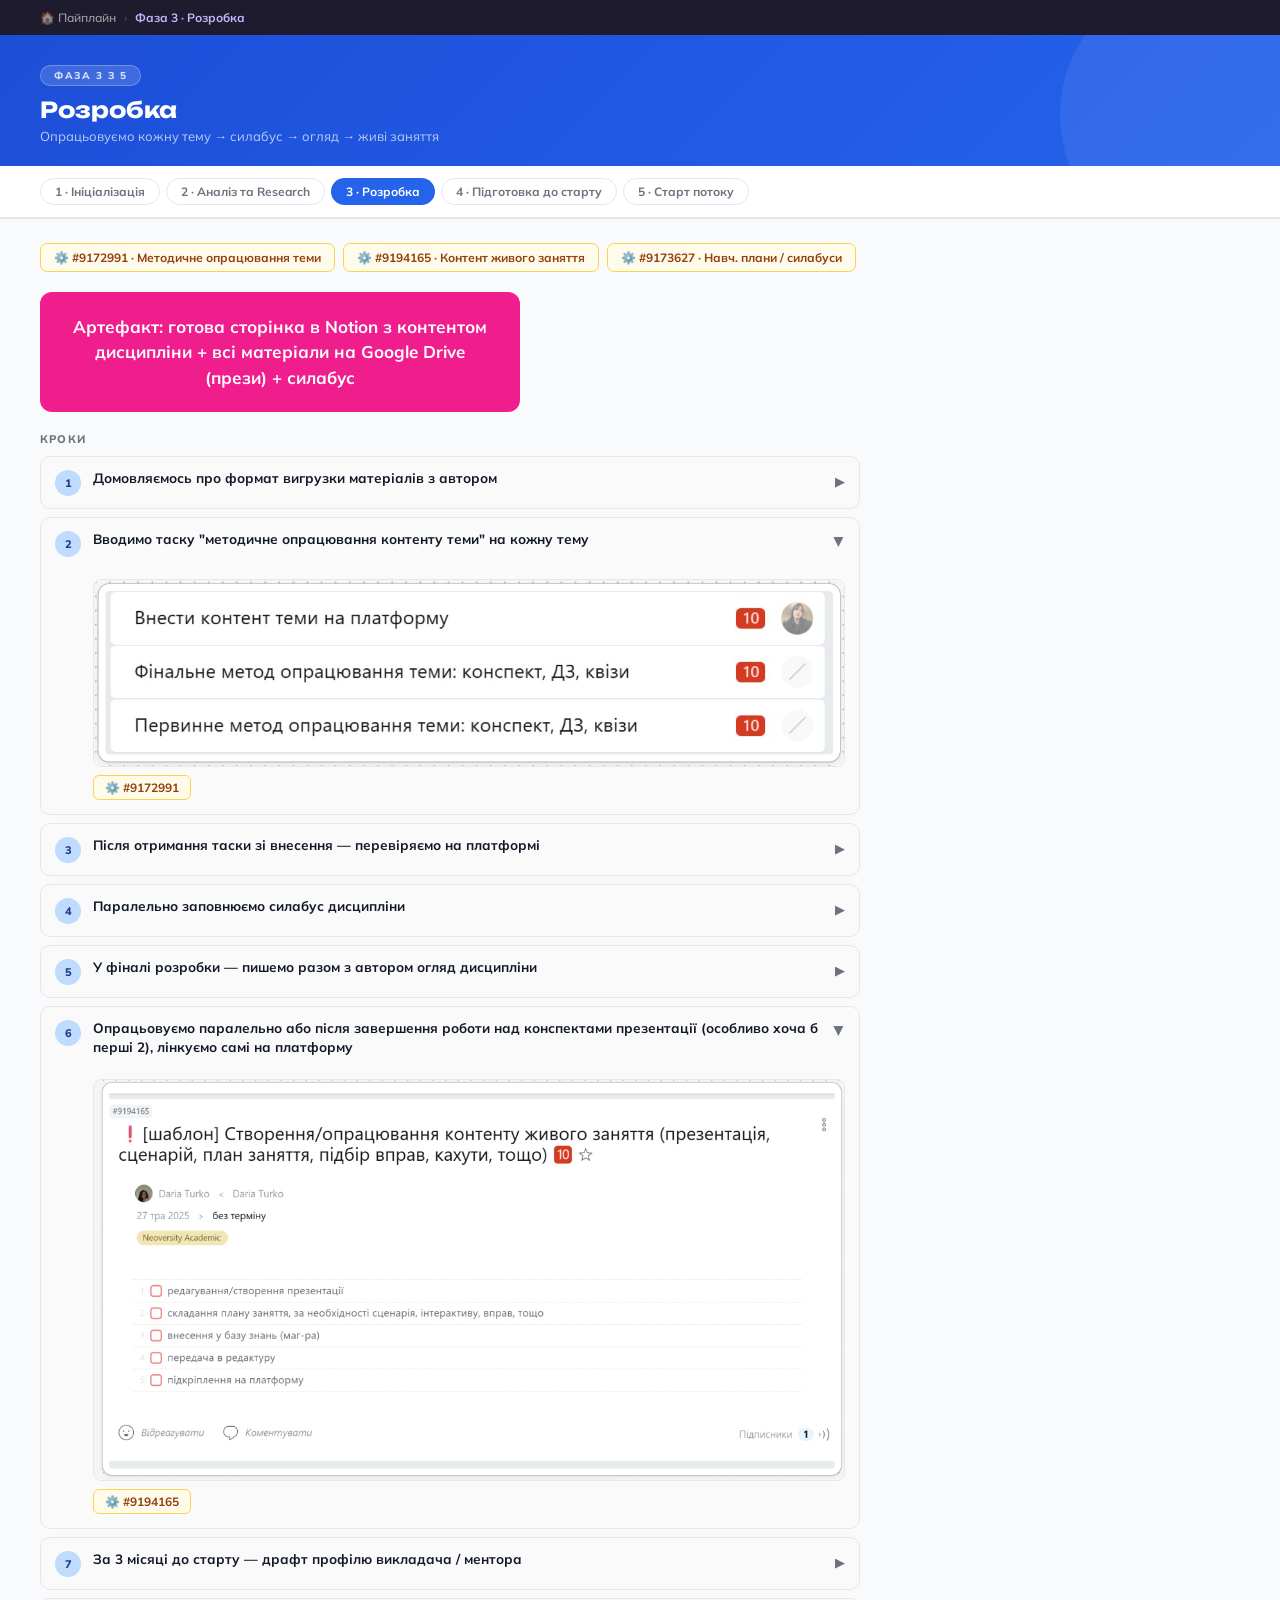
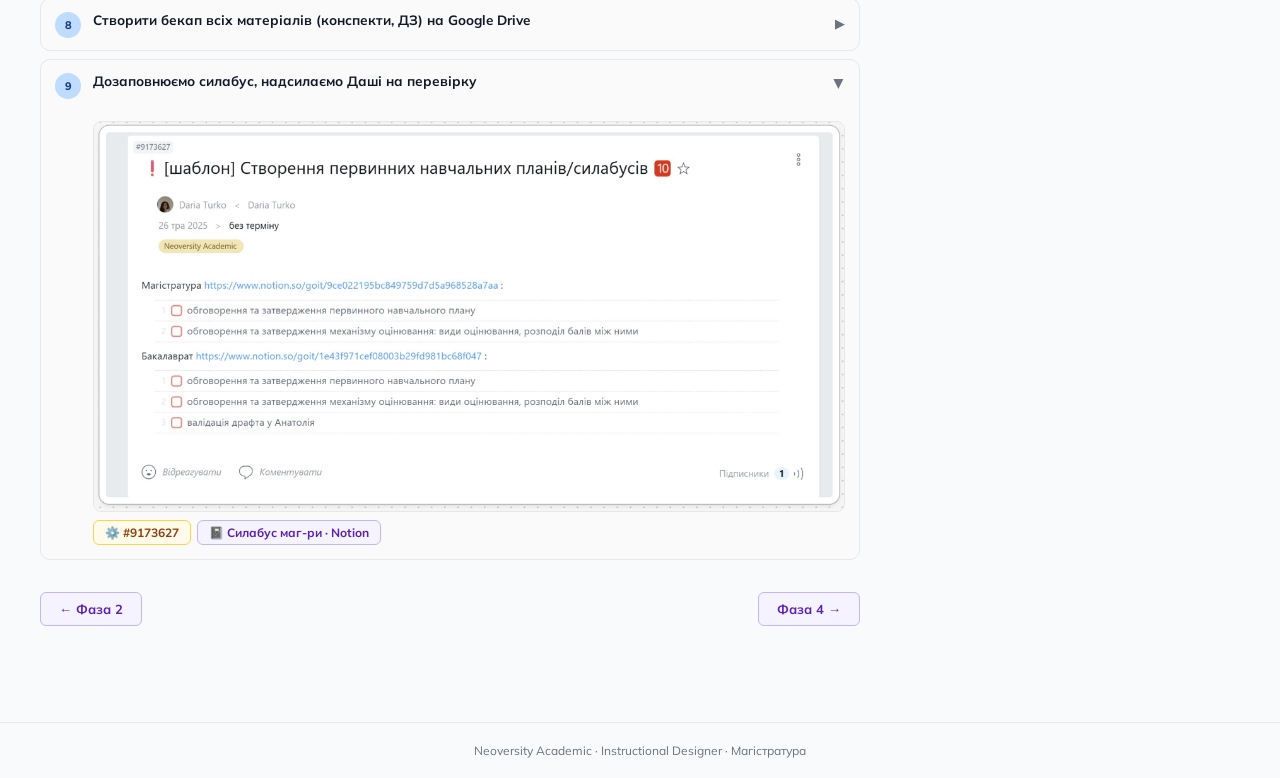
<file: phase-3.html>
<!DOCTYPE html>
<html lang="uk">
<head>
<meta charset="UTF-8">
<meta name="viewport" content="width=device-width, initial-scale=1.0">
<title>Фаза 3 · Розробка</title>
<link rel="stylesheet" href="shared.css">
<style>
.artifact-box {
  background: #F01D8C;
  border-radius: 12px;
  padding: 22px 28px;
  margin: 20px 0;
  text-align: center;
  color: white;
  font-size: 17px;
  font-weight: 700;
  line-height: 1.5;
  max-width: 480px;
}

.step-screenshot {
  margin: 10px 0 4px;
  border-radius: 8px;
  overflow: hidden;
  border: 1px solid #E5E7EB;
}
.step-screenshot img { width: 100%; display: block; }
.screenshot-caption {
  font-size: 11px; color: #9CA3AF;
  font-style: italic; margin: 3px 0 10px; padding-left: 2px;
}

.ws-links { display: flex; gap: 8px; flex-wrap: wrap; margin: 0 0 20px; }
.ws-btn {
  display: inline-flex; align-items: center; gap: 6px;
  background: #FFFBEB; border: 1.5px solid #FCD34D; border-radius: 7px;
  padding: 6px 13px; font-size: 12px; font-weight: 700; color: #92400E;
  text-decoration: none; white-space: nowrap;
}
.ws-btn:hover { background: #FEF3C7; }
</style>
</head>
<body>

<div class="topbar">
  <a href="index.html">🏠 Пайплайн</a>
  <span class="sep">›</span>
  <span class="cur">Фаза 3 · Розробка</span>
</div>

<div class="phase-banner" style="background:linear-gradient(135deg,#1D4ED8,#2563EB);">
  <div class="phase-tag">Фаза 3 з 5</div>
  <h1>Розробка</h1>
  <p>Опрацьовуємо кожну тему → силабус → огляд → живі заняття</p>
</div>

<div class="nav-pills">
  <a class="pill" href="phase-1.html">1 · Ініціалізація</a>
  <a class="pill" href="phase-2.html">2 · Аналіз та Research</a>
  <a class="pill active" href="phase-3.html" style="background:#2563EB;">3 · Розробка</a>
  <a class="pill" href="phase-4.html">4 · Підготовка до старту</a>
  <a class="pill" href="phase-5.html">5 · Старт потоку</a>
</div>

<div class="main">

  <div class="ws-links">
    <a class="ws-btn" href="https://goi1549.worksection.com/project/194984/9172991/" target="_blank">⚙️ #9172991 · Методичне опрацювання теми</a>
    <a class="ws-btn" href="https://goi1549.worksection.com/project/194984/9194165/" target="_blank">⚙️ #9194165 · Контент живого заняття</a>
    <a class="ws-btn" href="https://goi1549.worksection.com/project/194984/9173627/" target="_blank">⚙️ #9173627 · Навч. плани / силабуси</a>
  </div>

  <div class="artifact-box">
    Артефакт: готова сторінка в Notion з контентом дисципліни + всі матеріали на Google Drive (прези) + силабус
  </div>

  <div class="sec-lbl">Кроки</div>
  <div class="steps">

    <div class="step">
      <div class="step-hdr" onclick="toggleStep(this)">
        <div class="snum" style="background:#BFDBFE;color:#1E3A8A;">1</div>
        <div class="step-title">Домовляємось про формат вигрузки матеріалів з автором</div>
        <div class="step-arrow">▶</div>
      </div>
      <div class="step-body">
        <ul class="notes">
          <li>Автор — той хто пише і прилінковує матеріали дисципліни (навіть статті)</li>
        </ul>
      </div>
    </div>

    <div class="step open">
      <div class="step-hdr" onclick="toggleStep(this)">
        <div class="snum" style="background:#BFDBFE;color:#1E3A8A;">2</div>
        <div class="step-title">Вводимо таску "методичне опрацювання контенту теми" на кожну тему</div>
        <div class="step-arrow">▶</div>
      </div>
      <div class="step-body">
        <div class="step-screenshot">
          <img src="img/p3-ws-subtasks.png" alt="WS підзадачі">
        </div>
        <div class="links">
          <a class="lnk lnk-ws" href="https://goi1549.worksection.com/project/194984/9172991/" target="_blank">⚙️ #9172991</a>
        </div>
      </div>
    </div>

    <div class="step">
      <div class="step-hdr" onclick="toggleStep(this)">
        <div class="snum" style="background:#BFDBFE;color:#1E3A8A;">3</div>
        <div class="step-title">Після отримання таски зі внесення — перевіряємо на платформі</div>
        <div class="step-arrow">▶</div>
      </div>
      <div class="step-body">
        <div class="links">
          <a class="lnk lnk-sheet" href="https://docs.google.com/spreadsheets/d/1y2u-IqwSNtodxjT3lymp7vd_4Lhka9yaV0nkLIggiEw/edit" target="_blank">📗 ТЗ контент-менеджеру · Магістратура</a>
        </div>
      </div>
    </div>

    <div class="step">
      <div class="step-hdr" onclick="toggleStep(this)">
        <div class="snum" style="background:#BFDBFE;color:#1E3A8A;">4</div>
        <div class="step-title">Паралельно заповнюємо силабус дисципліни</div>
        <div class="step-arrow">▶</div>
      </div>
      <div class="step-body">
        <div class="step-screenshot">
          <img src="img/p3-syllabus-table.png" alt="Таблиця силабусу">
        </div>
        <div class="screenshot-caption">Скрін з бакалаврату — для магістратури вносити тут:</div>
        <div class="links">
          <a class="lnk lnk-sheet" href="https://docs.google.com/spreadsheets/d/1y2u-IqwSNtodxjT3lymp7vd_4Lhka9yaV0nkLIggiEw/edit" target="_blank">📗 Info Product · Магістратура</a>
        </div>
      </div>
    </div>

    <div class="step">
      <div class="step-hdr" onclick="toggleStep(this)">
        <div class="snum" style="background:#BFDBFE;color:#1E3A8A;">5</div>
        <div class="step-title">У фіналі розробки — пишемо разом з автором огляд дисципліни</div>
        <div class="step-arrow">▶</div>
      </div>
      <div class="step-body">
        <ul class="notes">
          <li><strong>Обов'язково:</strong> Особливості дисципліни — про що вона, які пререквізити, результати</li>
          <li><strong>Обов'язково:</strong> Структура дисципліни — зверни увагу на оцінювання</li>
          <li><strong>Якщо є:</strong> Словничок, навчальні ресурси, інструменти</li>
        </ul>
      </div>
    </div>

    <div class="step open">
      <div class="step-hdr" onclick="toggleStep(this)">
        <div class="snum" style="background:#BFDBFE;color:#1E3A8A;">6</div>
        <div class="step-title">Опрацьовуємо паралельно або після завершення роботи над конспектами презентації (особливо хоча б перші 2), лінкуємо самі на платформу</div>
        <div class="step-arrow">▶</div>
      </div>
      <div class="step-body">
        <div class="step-screenshot">
          <img src="img/p3-ws-9194165.png" alt="WS #9194165">
        </div>
        <div class="links">
          <a class="lnk lnk-ws" href="https://goi1549.worksection.com/project/194984/9194165/" target="_blank">⚙️ #9194165</a>
        </div>
      </div>
    </div>

    <div class="step">
      <div class="step-hdr" onclick="toggleStep(this)">
        <div class="snum" style="background:#BFDBFE;color:#1E3A8A;">7</div>
        <div class="step-title">За 3 місяці до старту — драфт профілю викладача / ментора</div>
        <div class="step-arrow">▶</div>
      </div>
      <div class="step-body">
        <div class="links">
          <a class="lnk lnk-notion" href="https://www.notion.so/goit/Neoversity-6c39748050674a029954bfe19735e883" target="_blank">📓 Профілі викладачів та менторів</a>
        </div>
      </div>
    </div>

    <div class="step">
      <div class="step-hdr" onclick="toggleStep(this)">
        <div class="snum" style="background:#BFDBFE;color:#1E3A8A;">8</div>
        <div class="step-title">Створити бекап всіх матеріалів (конспекти, ДЗ) на Google Drive</div>
        <div class="step-arrow">▶</div>
      </div>
      <div class="step-body">
        <div class="links">
          <a class="lnk lnk-drive" href="https://drive.google.com/drive/folders/15NJ1A59mIMLZX3herwxqDjtsGe6q2So9" target="_blank">📁 Drive · Магістратура</a>
        </div>
      </div>
    </div>

    <div class="step open">
      <div class="step-hdr" onclick="toggleStep(this)">
        <div class="snum" style="background:#BFDBFE;color:#1E3A8A;">9</div>
        <div class="step-title">Дозаповнюємо силабус, надсилаємо Даші на перевірку</div>
        <div class="step-arrow">▶</div>
      </div>
      <div class="step-body">
        <div class="step-screenshot">
          <img src="img/p3-ws-9173627.png" alt="WS #9173627">
        </div>
        <div class="links">
          <a class="lnk lnk-ws" href="https://goi1549.worksection.com/project/194984/9173627/" target="_blank">⚙️ #9173627</a>
          <a class="lnk lnk-notion" href="https://www.notion.so/goit/9ce022195bc849759d7d5a968528a7aa" target="_blank">📓 Силабус маг-ри · Notion</a>
        </div>
      </div>
    </div>

  </div>

  <div style="margin-top:32px;display:flex;gap:12px;justify-content:space-between;">
    <a class="lnk lnk-notion" href="phase-2.html" style="padding:8px 18px;font-size:13px;">← Фаза 2</a>
    <a class="lnk lnk-notion" href="phase-4.html" style="padding:8px 18px;font-size:13px;">Фаза 4 →</a>
  </div>
</div>

<div class="footer">Neoversity Academic · Instructional Designer · Магістратура</div>
<script>function toggleStep(hdr){hdr.closest('.step').classList.toggle('open');}</script>
</body>
</html>
</file>
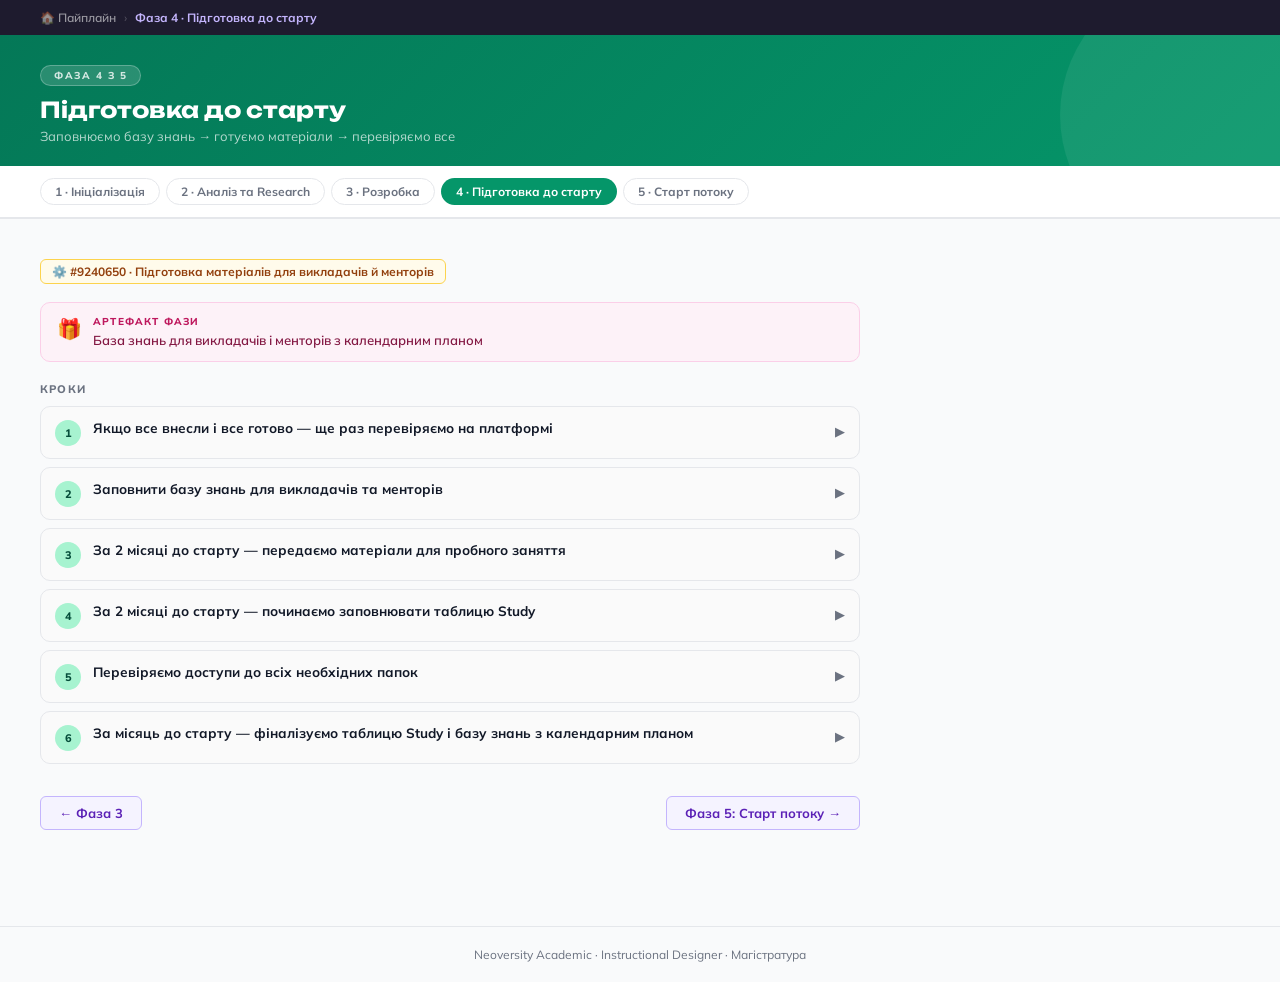
<file: phase-4.html>
<!DOCTYPE html>
<html lang="uk">
<head>
<meta charset="UTF-8">
<meta name="viewport" content="width=device-width, initial-scale=1.0">
<title>Фаза 4 · Підготовка до старту</title>
<link rel="stylesheet" href="shared.css">
</head>
<body>
<div class="topbar">
  <a href="index.html">🏠 Пайплайн</a><span class="sep">›</span><span class="cur">Фаза 4 · Підготовка до старту</span>
</div>
<div class="phase-banner" style="background:linear-gradient(135deg,#047857,#059669);">
  <div class="phase-tag">Фаза 4 з 5</div>
  <h1>Підготовка до старту</h1>
  <p>Заповнюємо базу знань → готуємо матеріали → перевіряємо все</p>
</div>
<div class="nav-pills">
  <a class="pill" href="phase-1.html">1 · Ініціалізація</a>
  <a class="pill" href="phase-2.html">2 · Аналіз та Research</a>
  <a class="pill" href="phase-3.html">3 · Розробка</a>
  <a class="pill active" href="phase-4.html" style="background:#059669;">4 · Підготовка до старту</a>
  <a class="pill" href="phase-5.html">5 · Старт потоку</a>
</div>
<div class="main">
  <div class="ws-tag">
    <a class="lnk lnk-ws" href="https://goi1549.worksection.com/project/194984/9240650/" target="_blank">⚙️ #9240650 · Підготовка матеріалів для викладачів й менторів</a>
  </div>
  <div class="artifact">
    <span class="ico">🎁</span>
    <div><div class="a-lbl">Артефакт фази</div>
    <div class="a-txt">База знань для викладачів і менторів з календарним планом</div></div>
  </div>
  <div class="sec-lbl">Кроки</div>
  <div class="steps">

    <div class="step">
      <div class="step-hdr" onclick="toggleStep(this)">
        <div class="snum" style="background:#A7F3D0;color:#064E3B;">1</div>
        <div class="step-title">Якщо все внесли і все готово — ще раз перевіряємо на платформі</div>
        <div class="step-arrow">▶</div>
      </div>
      <div class="step-body">
        <div class="why"><span class="wi">💡</span>Перевірка на платформі — остання лінія захисту перед тим як студенти або викладачі побачать дисципліну. Помилки що залишились тут стають проблемами під час потоку.</div>
      </div>
    </div>

    <div class="step">
      <div class="step-hdr" onclick="toggleStep(this)">
        <div class="snum" style="background:#A7F3D0;color:#064E3B;">2</div>
        <div class="step-title">Заповнити базу знань для викладачів та менторів</div>
        <div class="step-arrow">▶</div>
      </div>
      <div class="step-body">
        <div class="why"><span class="wi">💡</span>Викладач приходить на дисципліну і перше питання — "де що знаходиться?". База знань відповідає на це і звільняє методолога від постійних однакових запитань. Зверни увагу на дз (скільки, які вручну), особливості ЖЗ і супроводу курсу.</div>
        <div class="notion-box">
          <div class="nb-title">📓 Що має бути в базі знань для викладачів</div>
          <div class="nb-item">1. Посилання на папку з матеріалами</div>
          <div class="nb-item">2. Посилання на презентації + академічно-ресурсна база (сценарії, рекомендації, кейси, тренажери тощо)</div>
          <div class="nb-item">3. Посилання на кахути (за наявності)</div>
          <div class="nb-item">4. Посилання на силабус</div>
          <div class="nb-item">5. Особливості проведення занять: методичні рекомендації для викладача</div>
        </div>
        <div class="links" style="margin-top:10px;">
          <a class="lnk lnk-notion" href="https://www.notion.so/goit/i-i-Academic-2207eab4547c42ed90cdea8bab27c857" target="_blank">📓 База знань для викладачів · Магістратура</a>
        </div>
      </div>
    </div>

    <div class="step">
      <div class="step-hdr" onclick="toggleStep(this)">
        <div class="snum" style="background:#A7F3D0;color:#064E3B;">3</div>
        <div class="step-title">За 2 місяці до старту — передаємо матеріали для пробного заняття</div>
        <div class="step-arrow">▶</div>
      </div>
      <div class="step-body">
        <div class="why"><span class="wi">💡</span>Пробне заняття — фінальна перевірка якості перед запуском. HR і Аліна дивляться чи підходить викладач, тому матеріали мають бути готові заздалегідь.</div>
        <ul class="notes">
          <li>Конспект до першої теми</li>
          <li>Презентація до першої теми (окремо робимо копію для Google Drive)</li>
          <li>Сценарій — за наявності</li>
        </ul>
      </div>
    </div>

    <div class="step">
      <div class="step-hdr" onclick="toggleStep(this)">
        <div class="snum" style="background:#A7F3D0;color:#064E3B;">4</div>
        <div class="step-title">За 2 місяці до старту — починаємо заповнювати таблицю Study</div>
        <div class="step-arrow">▶</div>
      </div>
      <div class="step-body">
        <div class="why"><span class="wi">💡</span>Таблиця Study — зведена база по всіх дисциплінах для команди Study. Вони використовують її для підготовки студентів і розкладу. Чим раніше заповнимо — тим менше авралу.</div>
        <div class="links">
          <a class="lnk lnk-sheet" href="https://docs.google.com/spreadsheets/d/1_-yIu1RKi2VN1hKj88aLDlo7SHNGWWsfZ80x23Bixv0/edit" target="_blank">📗 Матеріали по дисциплінах · Study</a>
        </div>
      </div>
    </div>

    <div class="step">
      <div class="step-hdr" onclick="toggleStep(this)">
        <div class="snum" style="background:#A7F3D0;color:#064E3B;">5</div>
        <div class="step-title">Перевіряємо доступи до всіх необхідних папок</div>
        <div class="step-arrow">▶</div>
      </div>
      <div class="step-body">
        <div class="why"><span class="wi">💡</span>Викладач без доступу до папки з матеріалами — проблема яку вирішують в останній момент у паніці. Краще перевірити заздалегідь.</div>
      </div>
    </div>

    <div class="step">
      <div class="step-hdr" onclick="toggleStep(this)">
        <div class="snum" style="background:#A7F3D0;color:#064E3B;">6</div>
        <div class="step-title">За місяць до старту — фіналізуємо таблицю Study і базу знань з календарним планом</div>
        <div class="step-arrow">▶</div>
      </div>
      <div class="step-body">
        <div class="why"><span class="wi">💡</span>Місяць до старту — дедлайн після якого зміни болісні для всіх. До цього моменту все має бути в фінальному вигляді.</div>
        <ul class="notes">
          <li>Заповнюємо календарний план у базі знань з розкладом занять</li>
          <li>Таблиця: Програма, ECTS, Форма контролю, кількість LS, тижні, розклад</li>
        </ul>
        <div class="links">
          <a class="lnk lnk-sheet" href="https://docs.google.com/spreadsheets/d/1_-yIu1RKi2VN1hKj88aLDlo7SHNGWWsfZ80x23Bixv0/edit" target="_blank">📗 Матеріали по дисциплінах · Study</a>
          <a class="lnk lnk-notion" href="https://www.notion.so/goit/i-i-Academic-2207eab4547c42ed90cdea8bab27c857" target="_blank">📓 База знань для викладачів · Маг</a>
        </div>
      </div>
    </div>

  </div>
  <div style="margin-top:32px;display:flex;gap:12px;justify-content:space-between;">
    <a class="lnk lnk-notion" href="phase-3.html" style="padding:8px 18px;font-size:13px;">← Фаза 3</a>
    <a class="lnk lnk-notion" href="phase-5.html" style="padding:8px 18px;font-size:13px;">Фаза 5: Старт потоку →</a>
  </div>
</div>
<div class="footer">Neoversity Academic · Instructional Designer · Магістратура</div>
<script>function toggleStep(hdr){hdr.closest('.step').classList.toggle('open');}</script>
</body>
</html>
</file>
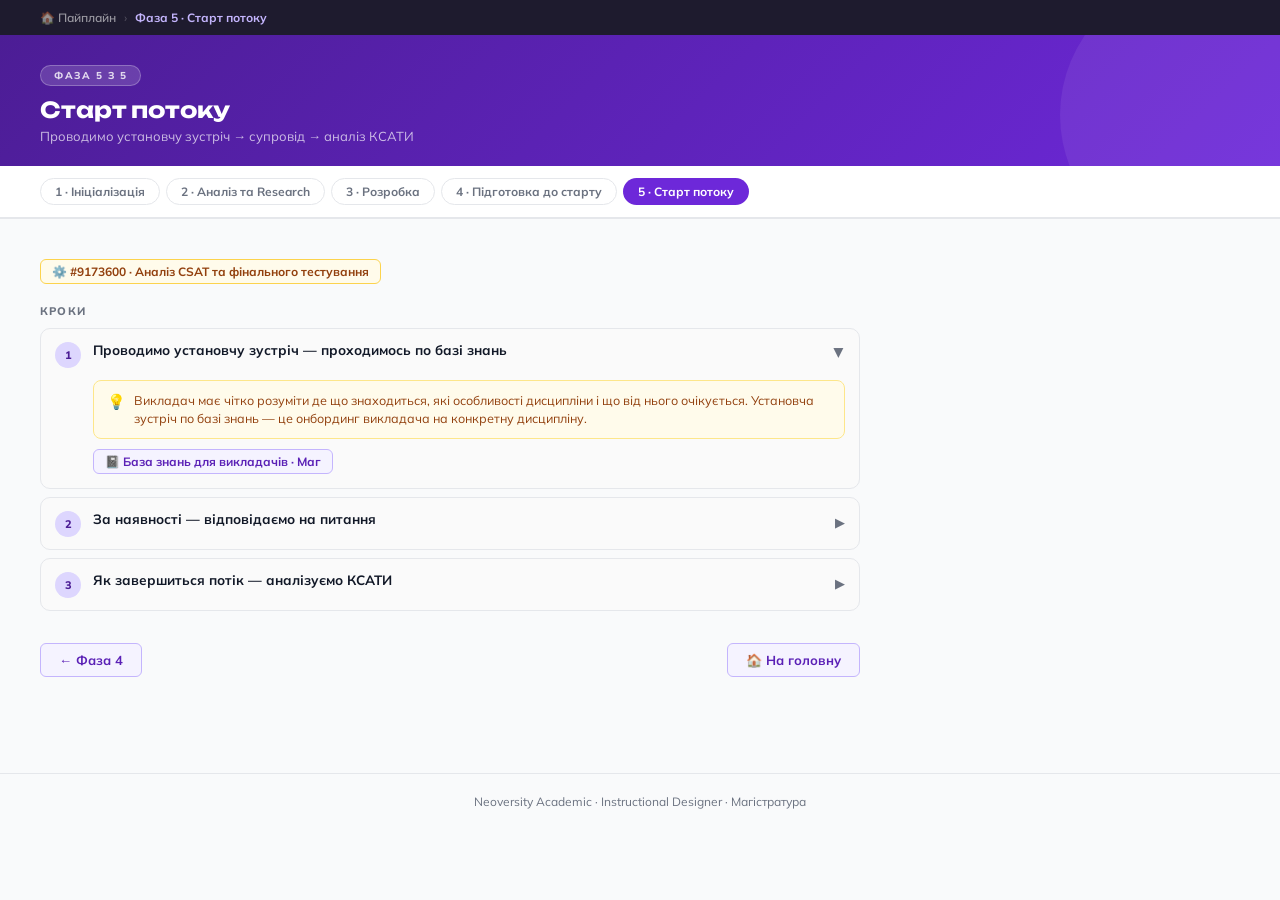
<file: phase-5.html>
<!DOCTYPE html>
<html lang="uk">
<head>
<meta charset="UTF-8">
<meta name="viewport" content="width=device-width, initial-scale=1.0">
<title>Фаза 5 · Старт потоку</title>
<link rel="stylesheet" href="shared.css">
</head>
<body>
<div class="topbar">
  <a href="index.html">🏠 Пайплайн</a><span class="sep">›</span><span class="cur">Фаза 5 · Старт потоку</span>
</div>
<div class="phase-banner" style="background:linear-gradient(135deg,#4C1D95,#6D28D9);">
  <div class="phase-tag">Фаза 5 з 5</div>
  <h1>Старт потоку</h1>
  <p>Проводимо установчу зустріч → супровід → аналіз КСАТИ</p>
</div>
<div class="nav-pills">
  <a class="pill" href="phase-1.html">1 · Ініціалізація</a>
  <a class="pill" href="phase-2.html">2 · Аналіз та Research</a>
  <a class="pill" href="phase-3.html">3 · Розробка</a>
  <a class="pill" href="phase-4.html">4 · Підготовка до старту</a>
  <a class="pill active" href="phase-5.html" style="background:#6D28D9;">5 · Старт потоку</a>
</div>
<div class="main">
  <div class="ws-tag">
    <a class="lnk lnk-ws" href="https://goi1549.worksection.com/project/194984/9173600/" target="_blank">⚙️ #9173600 · Аналіз CSAT та фінального тестування</a>
  </div>
  <div class="sec-lbl">Кроки</div>
  <div class="steps">

    <div class="step open">
      <div class="step-hdr" onclick="toggleStep(this)">
        <div class="snum" style="background:#DDD6FE;color:#4C1D95;">1</div>
        <div class="step-title">Проводимо установчу зустріч — проходимось по базі знань</div>
        <div class="step-arrow">▶</div>
      </div>
      <div class="step-body">
        <div class="why"><span class="wi">💡</span>Викладач має чітко розуміти де що знаходиться, які особливості дисципліни і що від нього очікується. Установча зустріч по базі знань — це онбординг викладача на конкретну дисципліну.</div>
        <div class="links">
          <a class="lnk lnk-notion" href="https://www.notion.so/goit/i-i-Academic-2207eab4547c42ed90cdea8bab27c857" target="_blank">📓 База знань для викладачів · Маг</a>
        </div>
      </div>
    </div>

    <div class="step">
      <div class="step-hdr" onclick="toggleStep(this)">
        <div class="snum" style="background:#DDD6FE;color:#4C1D95;">2</div>
        <div class="step-title">За наявності — відповідаємо на питання</div>
        <div class="step-arrow">▶</div>
      </div>
      <div class="step-body">
        <div class="why"><span class="wi">💡</span>Краще відповісти на питання до старту ніж під час потоку коли студенти вже чекають. Це зменшує стрес і для викладача, і для нас.</div>
      </div>
    </div>

    <div class="step">
      <div class="step-hdr" onclick="toggleStep(this)">
        <div class="snum" style="background:#DDD6FE;color:#4C1D95;">3</div>
        <div class="step-title">Як завершиться потік — аналізуємо КСАТИ</div>
        <div class="step-arrow">▶</div>
      </div>
      <div class="step-body">
        <div class="why"><span class="wi">💡</span>КСАТИ (CSAT) — зворотний зв'язок від студентів. Без аналізу ми не знаємо що працювало, а що ні. Це вхідні дані для наступної ітерації дисципліни.</div>
        <div class="links">
          <a class="lnk lnk-ws" href="https://goi1549.worksection.com/project/194984/9173600/" target="_blank">⚙️ WS #9173600 · Аналіз CSAT</a>
        </div>
      </div>
    </div>

  </div>
  <div style="margin-top:32px;display:flex;gap:12px;justify-content:space-between;">
    <a class="lnk lnk-notion" href="phase-4.html" style="padding:8px 18px;font-size:13px;">← Фаза 4</a>
    <a class="lnk lnk-notion" href="index.html" style="padding:8px 18px;font-size:13px;">🏠 На головну</a>
  </div>
</div>
<div class="footer">Neoversity Academic · Instructional Designer · Магістратура</div>
<script>function toggleStep(hdr){hdr.closest('.step').classList.toggle('open');}</script>
</body>
</html>
</file>
<file: shared.css>
@import url('https://fonts.googleapis.com/css2?family=Unbounded:wght@400;600;700&family=Mulish:ital,wght@0,400;0,500;0,600;0,700;1,400&display=swap');
:root {
  --p1:#7C3AED;--p1l:#F5F3FF;--p1m:#DDD6FE;
  --p2:#0E7490;--p2l:#ECFEFF;--p2m:#A5F3FC;--p2d:#0C4A6E;
  --p3:#1D4ED8;--p3l:#EFF6FF;--p3m:#BFDBFE;--p3d:#1E3A8A;
  --p4:#047857;--p4l:#ECFDF5;--p4m:#A7F3D0;--p4d:#064E3B;
  --p5:#4C1D95;--p5l:#F5F3FF;--p5m:#DDD6FE;
  --art:#BE185D;--artl:#FDF2F8;--artm:#FBCFE8;
  --why:#92400E;--whyl:#FFFBEB;--whym:#FDE68A;
  --text:#111827;--muted:#6B7280;--border:#E5E7EB;--bg:#F9FAFB;--card:#fff;
}
*{box-sizing:border-box;margin:0;padding:0;}
body{font-family:'Mulish',sans-serif;background:var(--bg);color:var(--text);}

/* TOPBAR */
.topbar{background:#1E1B2E;padding:10px 40px;display:flex;align-items:center;gap:8px;flex-wrap:wrap;}
.topbar a{color:rgba(255,255,255,.55);text-decoration:none;font-size:12px;font-weight:600;}
.topbar a:hover{color:white;}
.topbar .sep{color:rgba(255,255,255,.25);font-size:12px;}
.topbar .cur{color:#C4B5FD;font-size:12px;font-weight:700;}

/* PHASE HEADER */
.phase-banner{padding:28px 40px 22px;color:white;position:relative;overflow:hidden;}
.phase-banner::before{content:'';position:absolute;top:-60px;right:-60px;width:280px;height:280px;border-radius:50%;background:rgba(255,255,255,.07);}
.phase-tag{display:inline-block;background:rgba(255,255,255,.15);border:1px solid rgba(255,255,255,.25);border-radius:20px;padding:3px 13px;font-size:10px;font-weight:800;letter-spacing:1.5px;text-transform:uppercase;color:rgba(255,255,255,.8);margin-bottom:10px;}
.phase-banner h1{font-family:'Unbounded',sans-serif;font-size:22px;font-weight:700;line-height:1.25;margin-bottom:4px;position:relative;z-index:1;}
.phase-banner p{font-size:13px;color:rgba(255,255,255,.7);position:relative;z-index:1;}

/* NAV PILLS */
.nav-pills{background:white;border-bottom:2px solid var(--border);padding:12px 40px;display:flex;gap:6px;flex-wrap:wrap;}
.pill{display:inline-flex;align-items:center;gap:6px;border-radius:20px;padding:5px 14px;font-size:12px;font-weight:700;text-decoration:none;border:1.5px solid var(--border);color:var(--muted);transition:all .15s;white-space:nowrap;}
.pill:hover{border-color:#A5B4FC;color:#3730A3;background:#F5F3FF;}
.pill.active{color:white;border-color:transparent;}

/* MAIN */
.main{padding:24px 40px 80px;max-width:900px;}

/* ARTIFACT */
.artifact{display:flex;align-items:flex-start;gap:11px;background:var(--artl);border:1.5px solid var(--artm);border-radius:10px;padding:12px 16px;margin:18px 0;}
.artifact .ico{font-size:20px;flex-shrink:0;margin-top:1px;}
.artifact .a-lbl{font-size:10px;font-weight:800;letter-spacing:1.2px;text-transform:uppercase;color:var(--art);margin-bottom:3px;}
.artifact .a-txt{font-size:13px;font-weight:600;color:#831843;line-height:1.4;}

/* STEPS */
.sec-lbl{font-size:11px;font-weight:800;letter-spacing:1.2px;text-transform:uppercase;color:var(--muted);margin:20px 0 10px;}
.steps{display:flex;flex-direction:column;gap:8px;}
.step{border:1.5px solid var(--border);border-radius:10px;overflow:hidden;background:#FAFAFA;}
.step-hdr{display:flex;align-items:flex-start;gap:12px;padding:12px 14px;cursor:pointer;transition:background .15s;}
.step-hdr:hover{background:#F3F4F6;}
.snum{width:26px;height:26px;border-radius:50%;display:flex;align-items:center;justify-content:center;font-size:11px;font-weight:800;flex-shrink:0;margin-top:1px;}
.step-title{font-size:13.5px;font-weight:700;line-height:1.4;flex:1;}
.step-arrow{color:var(--muted);font-size:13px;transition:transform .2s;flex-shrink:0;margin-top:4px;}
.step.open .step-arrow{transform:rotate(90deg);}
.step-body{display:none;padding:0 14px 14px 52px;}
.step.open .step-body{display:block;}

/* WHY */
.why{background:var(--whyl);border:1.5px solid var(--whym);border-radius:8px;padding:10px 13px;margin-bottom:10px;font-size:12.5px;color:var(--why);line-height:1.5;display:flex;gap:8px;}
.why .wi{flex-shrink:0;font-size:15px;}

/* NOTES */
.notes{list-style:none;margin:6px 0;}
.notes li{font-size:13px;color:#374151;padding:2px 0;line-height:1.5;display:flex;gap:7px;}
.notes li::before{content:'•';color:var(--muted);flex-shrink:0;}

/* LINKS */
.links{display:flex;flex-wrap:wrap;gap:6px;margin-top:8px;}
.lnk{display:inline-flex;align-items:center;gap:5px;border-radius:6px;padding:4px 11px;font-size:12px;font-weight:700;text-decoration:none;border:1.5px solid;transition:background .15s;}
.lnk-notion{border-color:#C4B5FD;color:#5B21B6;background:#F5F3FF;}.lnk-notion:hover{background:#EDE9FE;}
.lnk-drive{border-color:#86EFAC;color:#166534;background:#F0FDF4;}.lnk-drive:hover{background:#DCFCE7;}
.lnk-sheet{border-color:#6EE7B7;color:#065F46;background:#ECFDF5;}.lnk-sheet:hover{background:#D1FAE5;}
.lnk-ws{border-color:#FCD34D;color:#92400E;background:#FFFBEB;}.lnk-ws:hover{background:#FEF3C7;}

/* NOTION BOX */
.notion-box{background:#F8F7FF;border:1.5px solid #DDD6FE;border-radius:10px;padding:14px 16px;margin:10px 0;}
.nb-title{font-size:11px;font-weight:800;letter-spacing:1px;text-transform:uppercase;color:#5B21B6;margin-bottom:10px;}
.nb-section{font-size:12px;font-weight:800;color:#3730A3;margin:8px 0 4px;padding:3px 0;border-bottom:1px solid #EDE9FE;}
.nb-item{font-size:12.5px;color:#374151;padding:2px 0 2px 10px;line-height:1.4;display:flex;align-items:baseline;gap:6px;}
.nb-item::before{content:'›';color:#7C3AED;font-weight:700;flex-shrink:0;}
.nb-item .who{font-size:11px;color:var(--muted);font-style:italic;margin-left:4px;}
.nb-hl{background:#EDE9FE;border-radius:4px;padding:1px 6px;}

/* SUBTASKS */
.subtasks{margin-top:8px;display:flex;flex-direction:column;gap:4px;}
.sub{background:white;border:1px solid var(--border);border-radius:7px;padding:7px 12px;font-size:12.5px;color:#374151;display:flex;align-items:flex-start;gap:8px;line-height:1.4;}
.sub::before{content:'□';color:#9CA3AF;font-size:13px;flex-shrink:0;margin-top:1px;}

/* WS TAG */
.ws-tag{display:inline-flex;align-items:center;gap:6px;margin-top:16px;}

.footer{text-align:center;padding:20px 40px;font-size:12px;color:var(--muted);border-top:1px solid var(--border);margin-top:16px;}

@media(max-width:700px){
  .topbar,.nav-pills,.phase-banner,.main{padding-left:16px;padding-right:16px;}
  .phase-banner h1{font-size:18px;}
}
</file>
